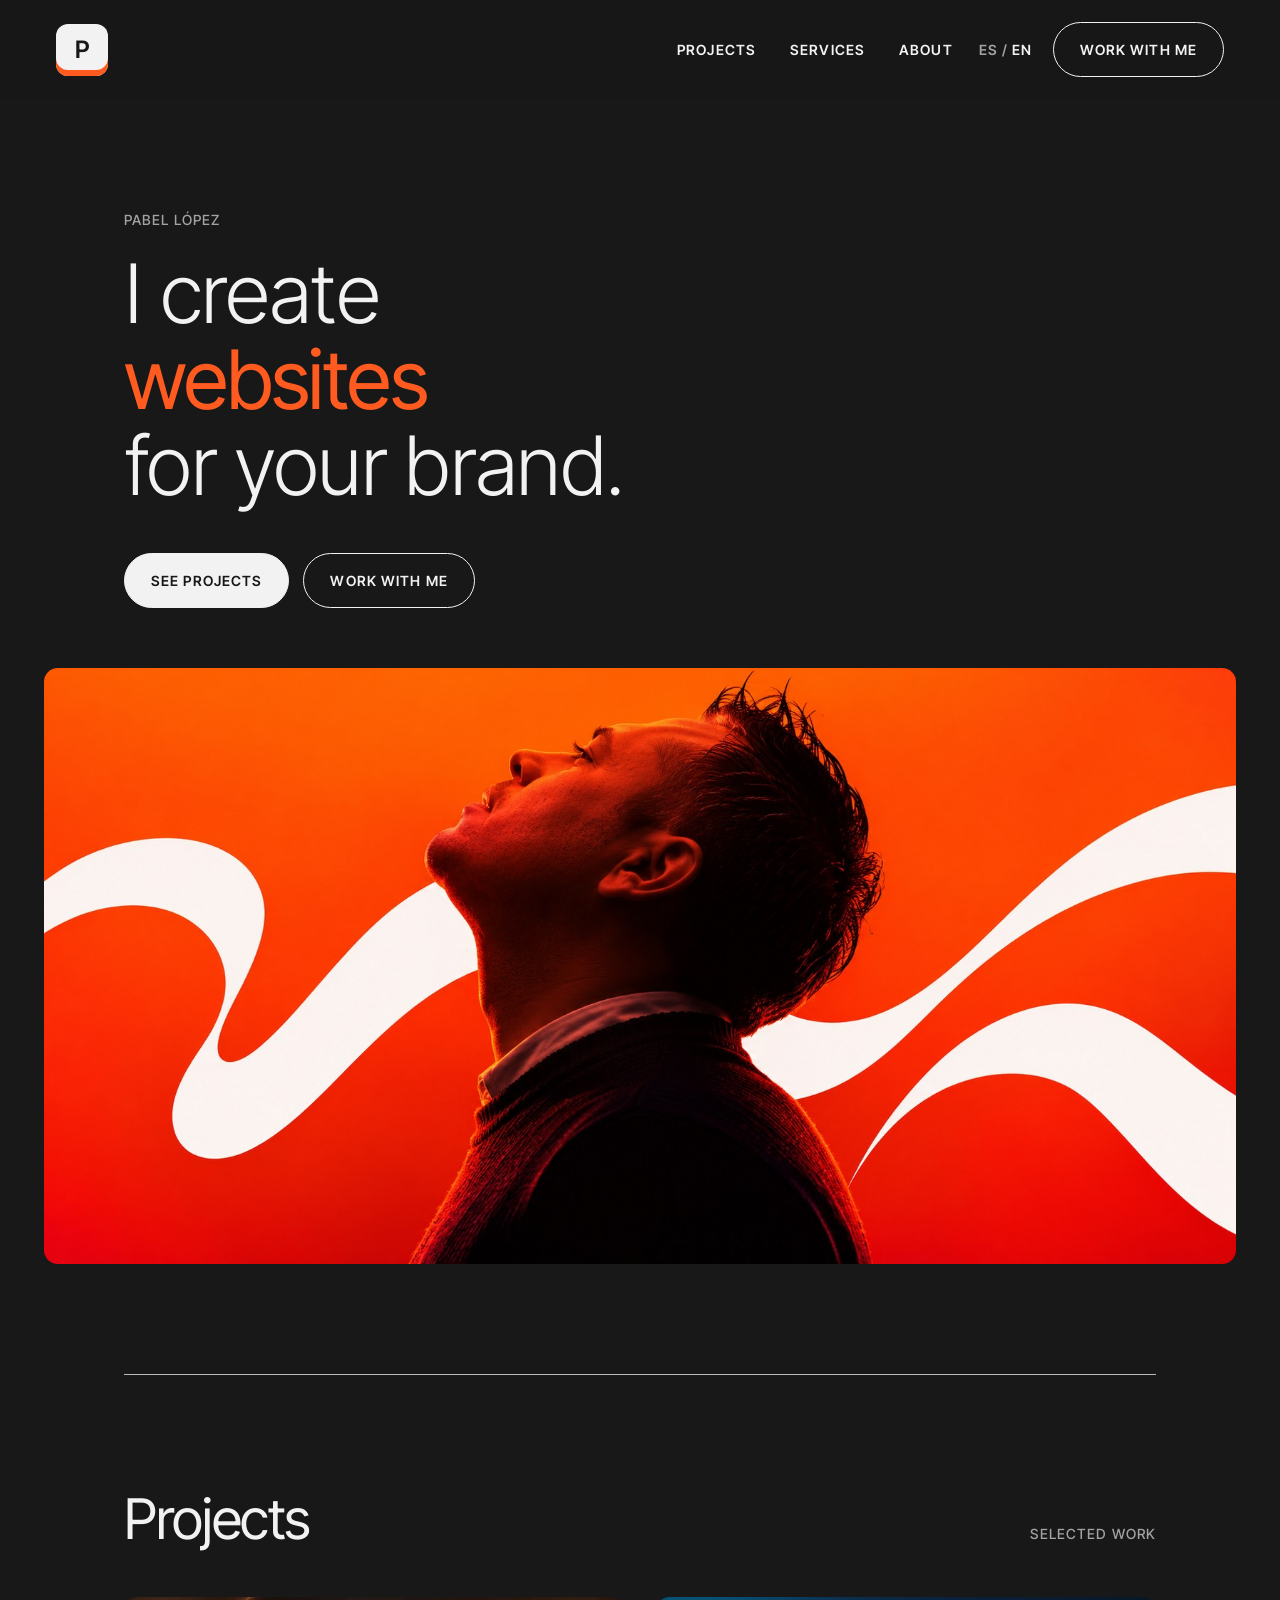
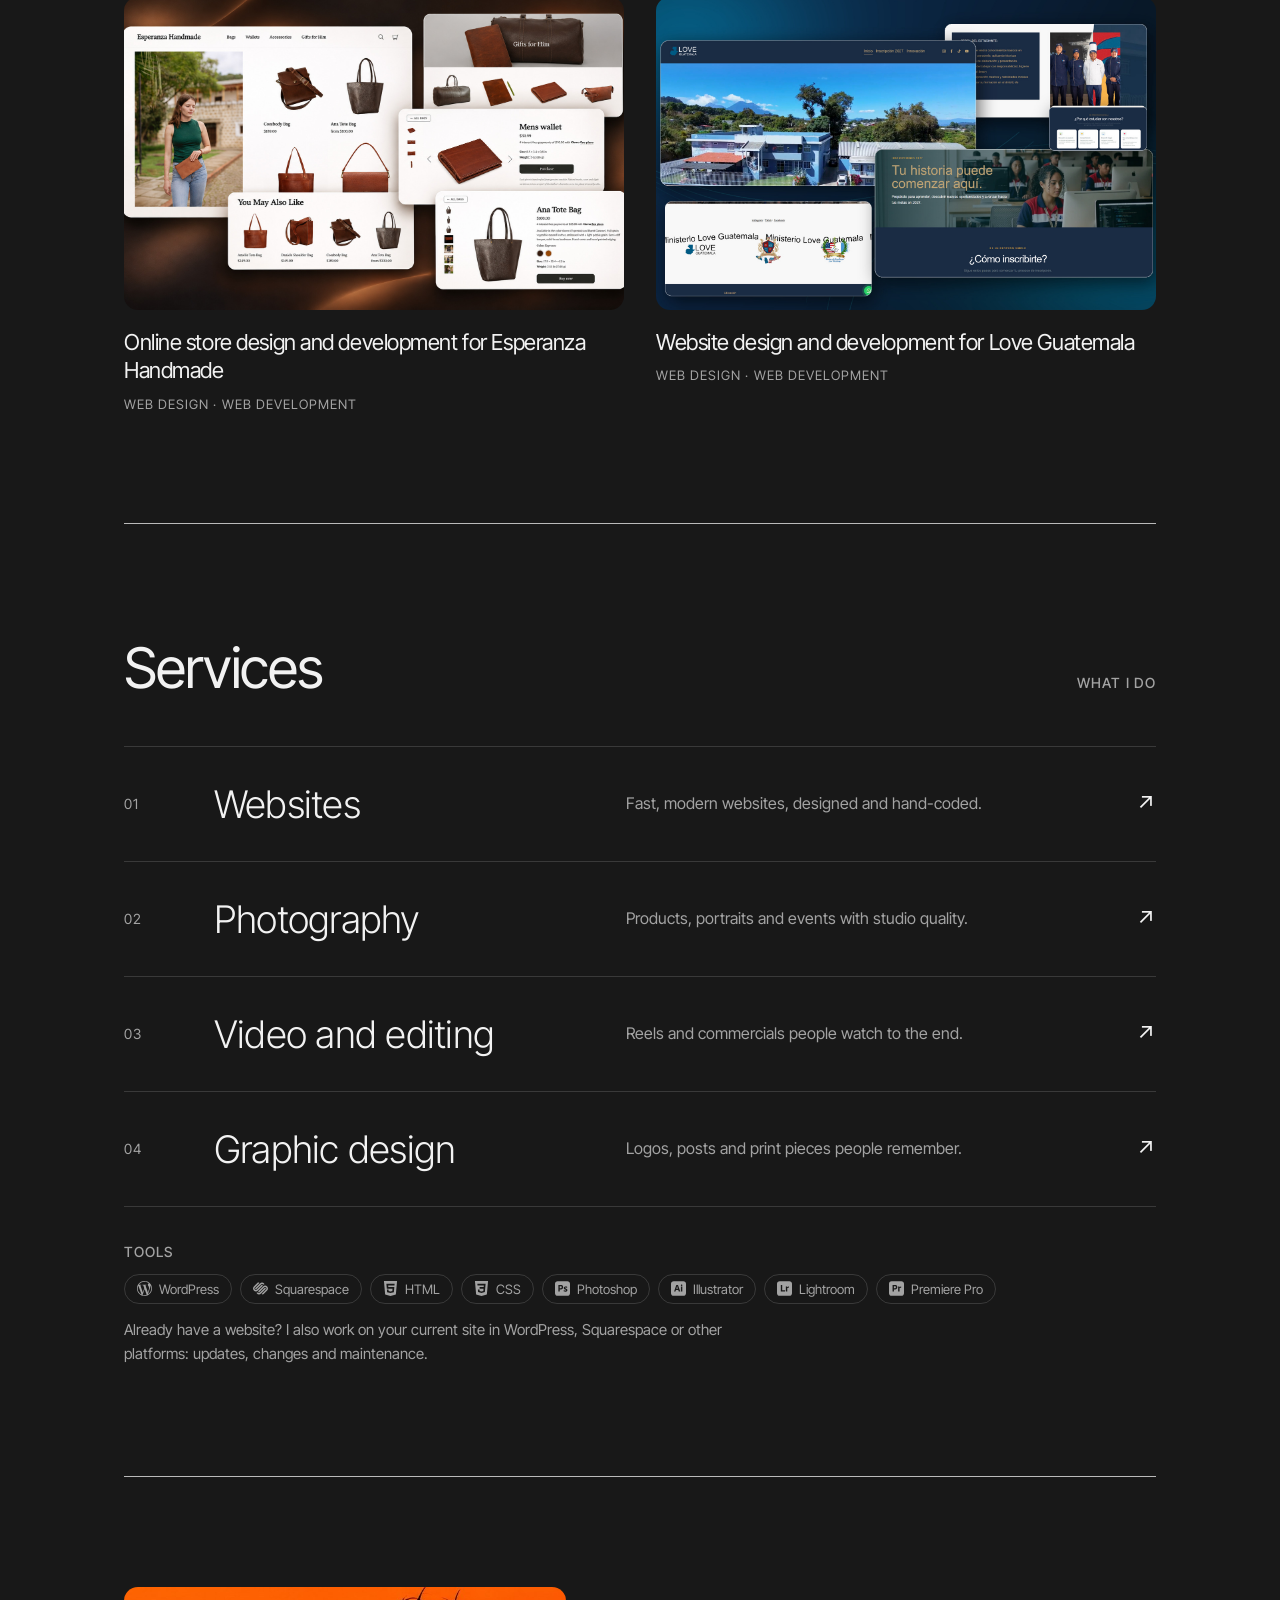
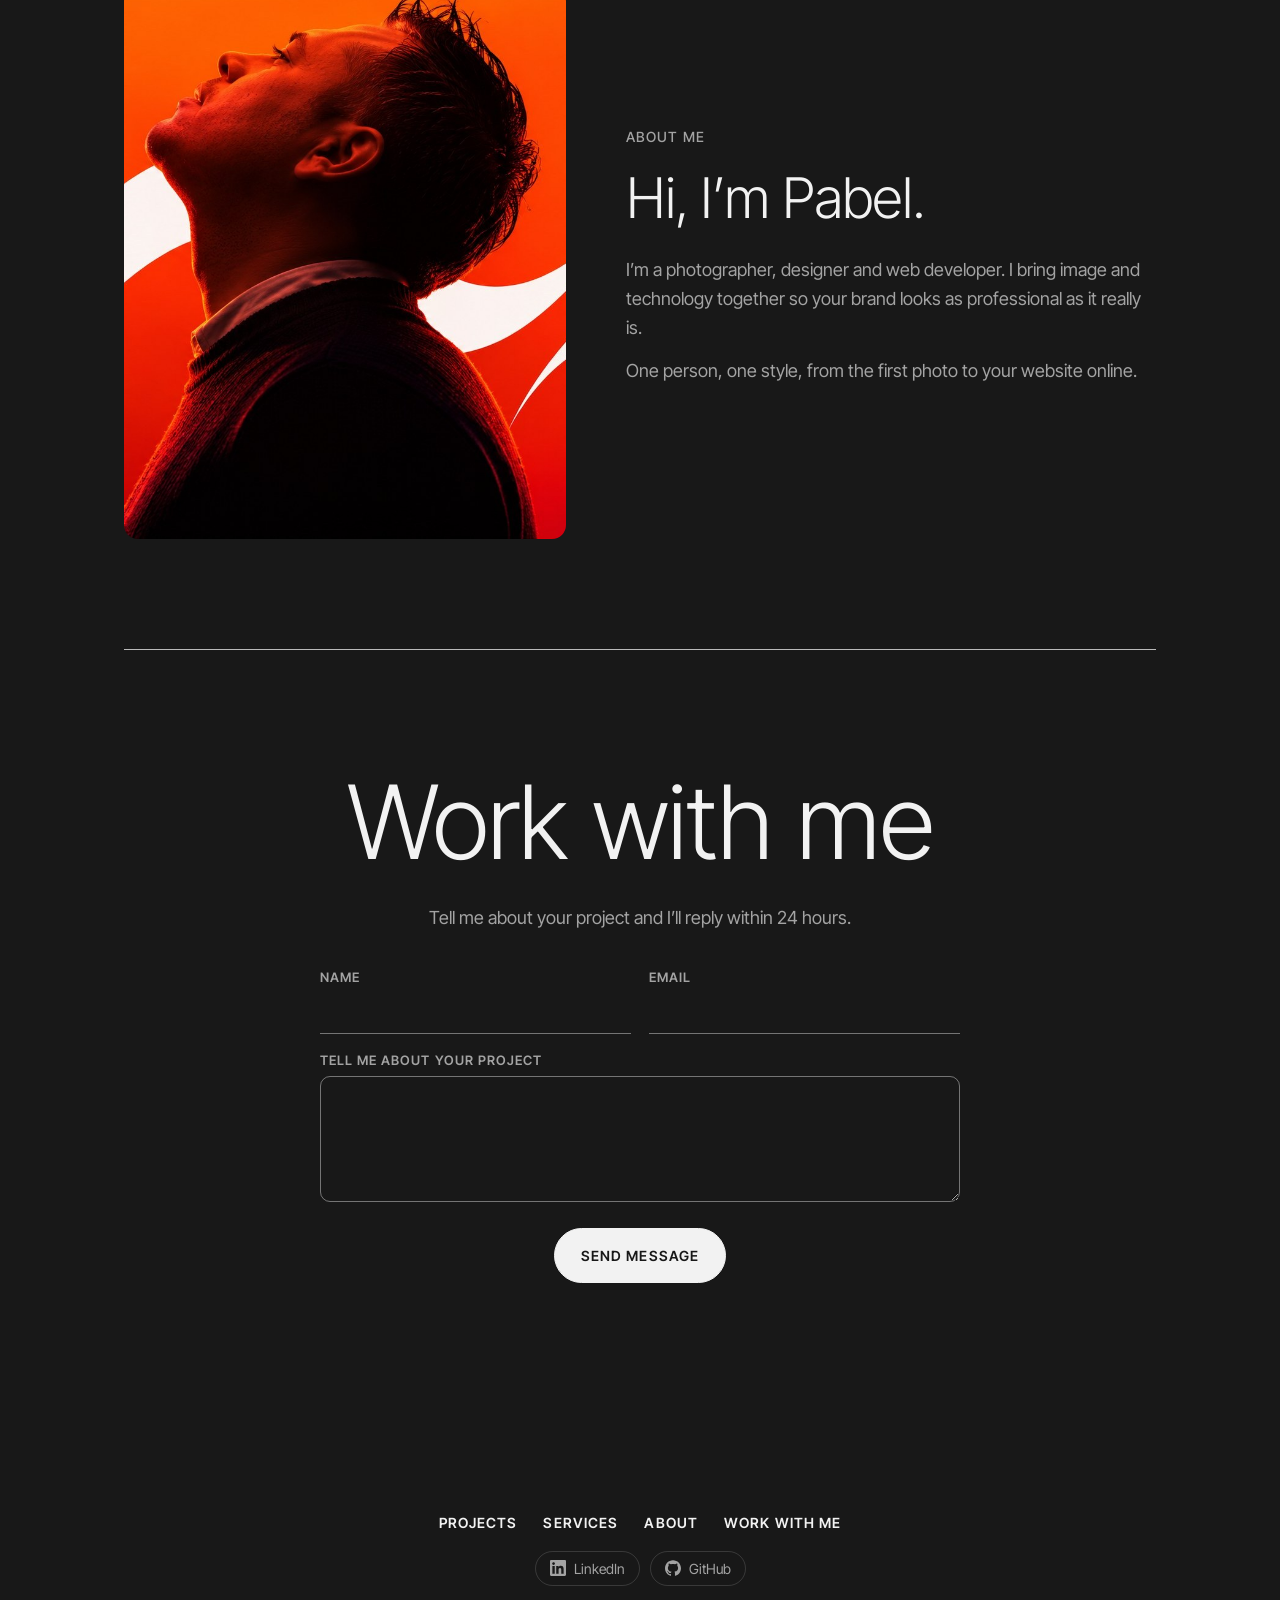
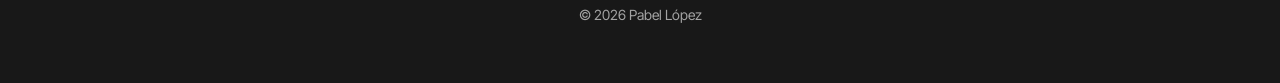
<file: index.html>
<!DOCTYPE html>
<html lang="es">
<head>
  <meta charset="UTF-8">
  <meta name="viewport" content="width=device-width, initial-scale=1.0">
  <title>Pabel López | Fotografía, video, diseño y web</title>
  <meta name="description" content="Fotografía, video, diseño gráfico y páginas web para marcas. Photography, video, graphic design and websites for brands.">
  <link rel="preconnect" href="https://fonts.googleapis.com">
  <link href="https://fonts.googleapis.com/css2?family=Inter+Tight:wght@300;400;500;600&display=swap" rel="stylesheet">
  <link rel="stylesheet" href="style.css?v=20261101c">
</head>
<body>

<div class="progreso" id="progreso"></div>

<!-- ===== Menú ===== -->
<header class="barra">
  <a class="logo" href="#inicio" aria-label="Pabel López"><span>P</span></a>
  <nav class="menu">
    <a href="#proyectos" data-en="Projects">Proyectos</a>
    <a href="#servicios" data-en="Services">Servicios</a>
    <a href="#sobre-mi" data-en="About">Sobre mí</a>
  </nav>
  <div class="header-der">
    <button class="idioma" id="idioma" type="button" aria-label="Cambiar idioma / Change language"><span class="es">ES</span> / <span class="en">EN</span></button>
    <a class="pildora" href="#contacto" data-en="Work with me">Trabajemos</a>
  </div>
</header>

<main class="contenedor">

  <!-- ===== 1. Portada ===== -->
  <section class="portada" id="inicio">
    <span class="etiqueta">Pabel López</span>
    <h1 class="aparecer titulo-rota"><span data-en="I create">Creo</span> <span class="rota" id="rota" aria-live="polite">páginas web</span> <span data-en="for your brand.">para tu marca.</span></h1>
    <div class="portada-botones aparecer">
      <a class="pildora pildora-llena" href="#proyectos" data-en="See projects">Ver proyectos</a>
      <a class="pildora" href="#contacto" data-en="Work with me">Trabajemos</a>
    </div>
  </section>

  <figure class="portada-foto aparecer"><img src="Imagenes/portada.jpg" alt="Retrato de Pabel López"></figure>

  <hr class="linea">

  <!-- ===== 2. Proyectos ===== -->
  <section id="proyectos">
    <div class="seccion-cabeza">
      <h2 data-en="Projects">Proyectos</h2>
      <span class="etiqueta" data-en="Selected work">Trabajo seleccionado</span>
    </div>
    <div class="proyectos-grid">
      <a class="proyecto aparecer" href="/esperanza-handmade/">
        <div class="proyecto-foto"><img src="Imagenes/esperanza.jpg" alt="Esperanza Handmade"></div>
        <h3 data-en="Online store design and development for Esperanza Handmade">Diseño y desarrollo de tienda en línea para Esperanza Handmade</h3>
        <span class="proyecto-tipo" data-en="Web design · Web development">Diseño web · Desarrollo web</span>
      </a>
      <a class="proyecto aparecer" href="/love-guatemala/">
        <div class="proyecto-foto"><img src="Imagenes/love.jpg" alt="Love Guatemala"></div>
        <h3 data-en="Website design and development for Love Guatemala">Diseño y desarrollo del sitio web de Love Guatemala</h3>
        <span class="proyecto-tipo" data-en="Web design · Web development">Diseño web · Desarrollo web</span>
      </a>
    </div>
  </section>

  <hr class="linea">

  <!-- ===== 3. Servicios ===== -->
  <section id="servicios">
    <div class="seccion-cabeza">
      <h2 data-en="Services">Servicios</h2>
      <span class="etiqueta" data-en="What I do">Lo que hago</span>
    </div>
    <div class="servicios-lista">
      <a class="servicio aparecer" href="#contacto">
        <span class="servicio-num">01</span>
        <h3 data-en="Websites">Páginas web</h3>
        <p data-en="Fast, modern websites, designed and hand-coded.">Páginas rápidas y modernas, diseñadas y hechas con código.</p>
        <span class="servicio-flecha">↗</span>
      </a>
      <a class="servicio aparecer" href="#contacto">
        <span class="servicio-num">02</span>
        <h3 data-en="Photography">Fotografía</h3>
        <p data-en="Products, portraits and events with studio quality.">Productos, retratos y eventos con calidad de estudio.</p>
        <span class="servicio-flecha">↗</span>
      </a>
      <a class="servicio aparecer" href="#contacto">
        <span class="servicio-num">03</span>
        <h3 data-en="Video and editing">Video y edición</h3>
        <p data-en="Reels and commercials people watch to the end.">Reels y comerciales que la gente ve hasta el final.</p>
        <span class="servicio-flecha">↗</span>
      </a>
      <a class="servicio aparecer" href="#contacto">
        <span class="servicio-num">04</span>
        <h3 data-en="Graphic design">Diseño gráfico</h3>
        <p data-en="Logos, posts and print pieces people remember.">Logos, publicaciones e impresos que se recuerdan.</p>
        <span class="servicio-flecha">↗</span>
      </a>
    </div>
    <div class="herramientas aparecer">
      <span class="etiqueta" data-en="Tools">Herramientas</span>
      <ul class="herramientas-lista">
        <li><svg viewBox="0 0 24 24" aria-hidden="true"><path d="M21.469 6.825c.84 1.537 1.318 3.3 1.318 5.175 0 3.979-2.156 7.456-5.363 9.325l3.295-9.527c.615-1.54.82-2.771.82-3.864 0-.405-.026-.78-.07-1.11m-7.981.105c.647-.03 1.232-.105 1.232-.105.582-.075.514-.93-.067-.899 0 0-1.755.135-2.88.135-1.064 0-2.85-.15-2.85-.15-.585-.03-.661.855-.075.885 0 0 .54.061 1.125.09l1.68 4.605-2.37 7.08L5.354 6.9c.649-.03 1.234-.1 1.234-.1.585-.075.516-.93-.065-.896 0 0-1.746.138-2.874.138-.2 0-.438-.008-.69-.015C4.911 3.15 8.235 1.215 12 1.215c2.809 0 5.365 1.072 7.286 2.833-.046-.003-.091-.009-.141-.009-1.06 0-1.812.923-1.812 1.914 0 .89.513 1.643 1.06 2.531.411.72.89 1.643.89 2.977 0 .915-.354 1.994-.821 3.479l-1.075 3.585-3.9-11.61.001.014zM12 22.784c-1.059 0-2.081-.153-3.048-.437l3.237-9.406 3.315 9.087c.024.053.05.101.078.149-1.12.393-2.325.609-3.582.609M1.211 12c0-1.564.336-3.05.935-4.39L7.29 21.709C3.694 19.96 1.212 16.271 1.211 12M12 0C5.385 0 0 5.385 0 12s5.385 12 12 12 12-5.385 12-12S18.615 0 12 0"/></svg>WordPress</li>
        <li><svg viewBox="0 0 24 24" aria-hidden="true"><path d="M22.655 8.719c-1.802-1.801-4.726-1.801-6.564 0l-7.351 7.35c-.45.45-.45 1.2 0 1.65.45.449 1.2.449 1.65 0l7.351-7.351c.899-.899 2.362-.899 3.264 0 .9.9.9 2.364 0 3.264l-7.239 7.239c.9.899 2.362.899 3.263 0l5.589-5.589c1.836-1.838 1.836-4.763.037-6.563zm-2.475 2.437c-.451-.45-1.201-.45-1.65 0l-7.354 7.389c-.9.899-2.361.899-3.262 0-.45-.45-1.2-.45-1.65 0s-.45 1.2 0 1.649c1.801 1.801 4.726 1.801 6.564 0l7.351-7.35c.449-.487.449-1.239.001-1.688zm-2.439-7.35c-1.801-1.801-4.726-1.801-6.564 0l-7.351 7.351c-.45.449-.45 1.199 0 1.649s1.2.45 1.65 0l7.395-7.351c.9-.899 2.371-.899 3.27 0 .451.45 1.201.45 1.65 0 .421-.487.421-1.199-.029-1.649h-.021zm-2.475 2.437c-.45-.45-1.2-.45-1.65 0l-7.351 7.389c-.899.9-2.363.9-3.265 0-.9-.899-.9-2.363 0-3.264l7.239-7.239c-.9-.9-2.362-.9-3.263 0L1.35 8.719c-1.8 1.8-1.8 4.725 0 6.563 1.801 1.801 4.725 1.801 6.564 0l7.35-7.351c.451-.488.451-1.238 0-1.688h.002z"/></svg>Squarespace</li>
        <li><svg viewBox="0 0 24 24" aria-hidden="true"><path d="M1.5 0h21l-1.91 21.563L11.977 24l-8.564-2.438L1.5 0zm7.031 9.75l-.232-2.718 10.059.003.23-2.622L5.412 4.41l.698 8.01h9.126l-.326 3.426-2.91.804-2.955-.81-.188-2.11H6.248l.33 4.171L12 19.351l5.379-1.443.744-8.157H8.531z"/></svg>HTML</li>
        <li><svg viewBox="0 0 24 24" aria-hidden="true"><path d="M1.5 0h21l-1.91 21.563L11.977 24l-8.565-2.438L1.5 0zm17.09 4.413L5.41 4.41l.213 2.622 10.125.002-.255 2.716h-6.64l.24 2.573h6.182l-.366 3.523-2.91.804-2.956-.81-.188-2.11h-2.61l.29 3.855L12 19.288l5.373-1.53L18.59 4.414z"/></svg>CSS</li>
        <li><svg viewBox="0 0 24 24" aria-hidden="true"><path d="M9.85 8.42c-.37-.15-.77-.21-1.18-.2-.26 0-.49 0-.68.01-.2-.01-.34 0-.41.01v3.36c.14.01.27.02.39.02h.53c.39 0 .78-.06 1.15-.18.32-.09.6-.28.82-.53.21-.25.31-.59.31-1.03.01-.31-.07-.62-.23-.89-.17-.26-.41-.46-.7-.57zM19.75.3H4.25C1.9.3 0 2.2 0 4.55v14.899c0 2.35 1.9 4.25 4.25 4.25h15.5c2.35 0 4.25-1.9 4.25-4.25V4.55C24 2.2 22.1.3 19.75.3zm-7.391 11.65c-.399.56-.959.98-1.609 1.22-.68.25-1.43.34-2.25.34-.24 0-.4 0-.5-.01s-.24-.01-.43-.01v3.209c.01.07-.04.131-.11.141H5.52c-.08 0-.12-.041-.12-.131V6.42c0-.07.03-.11.1-.11.17 0 .33 0 .56-.01.24-.01.49-.01.76-.02s.56-.01.87-.02c.31-.01.61-.01.91-.01.82 0 1.5.1 2.06.31.5.17.96.45 1.34.82.32.32.57.71.73 1.14.149.42.229.85.229 1.3.001.86-.199 1.57-.6 2.13zm7.091 3.89c-.28.4-.671.709-1.12.891-.49.209-1.09.318-1.811.318-.459 0-.91-.039-1.359-.129-.35-.061-.7-.17-1.02-.32-.07-.039-.121-.109-.111-.189v-1.74c0-.029.011-.07.041-.09.029-.02.06-.01.09.01.39.23.8.391 1.24.49.379.1.779.15 1.18.15.38 0 .65-.051.83-.141.16-.07.27-.24.27-.42 0-.141-.08-.27-.24-.4-.16-.129-.489-.279-.979-.471-.51-.18-.979-.42-1.42-.719-.31-.221-.569-.51-.761-.85-.159-.32-.239-.67-.229-1.021 0-.43.12-.84.341-1.21.25-.4.619-.72 1.049-.92.469-.239 1.059-.349 1.769-.349.41 0 .83.03 1.24.09.3.04.59.12.86.23.039.01.08.05.1.09.01.04.02.08.02.12v1.63c0 .04-.02.08-.05.1-.09.02-.14.02-.18 0-.3-.16-.62-.27-.96-.34-.37-.08-.74-.13-1.12-.13-.2-.01-.41.02-.601.07-.129.03-.24.1-.31.2-.05.08-.08.18-.08.27s.04.18.101.26c.09.11.209.2.34.27.229.12.47.23.709.33.541.18 1.061.43 1.541.73.33.209.6.49.789.83.16.318.24.67.23 1.029.011.471-.129.94-.389 1.331z"/></svg>Photoshop</li>
        <li><svg viewBox="0 0 24 24" aria-hidden="true"><path d="M10.53 10.73c-.1-.31-.19-.61-.29-.92-.1-.31-.19-.6-.27-.89-.08-.28-.15-.54-.22-.78h-.02c-.09.43-.2.86-.34 1.29-.15.48-.3.98-.46 1.48-.14.51-.29.98-.44 1.4h2.54c-.06-.211-.14-.46-.23-.721-.09-.269-.18-.559-.27-.859zM19.75.3H4.25C1.9.3 0 2.2 0 4.55v14.9c0 2.35 1.9 4.25 4.25 4.25h15.5c2.35 0 4.25-1.9 4.25-4.25V4.55C24 2.2 22.1.3 19.75.3zM14.7 16.83h-2.091c-.069.01-.139-.04-.159-.11l-.82-2.38H7.91l-.76 2.35c-.02.09-.1.15-.19.141H5.08c-.11 0-.14-.061-.11-.18L8.19 7.38c.03-.1.06-.21.1-.33.04-.21.06-.43.06-.65-.01-.05.03-.1.08-.11h2.59c.08 0 .12.03.13.08l3.65 10.3c.03.109 0 .16-.1.16zm3.4-.15c0 .11-.039.16-.129.16H16.01c-.1 0-.15-.061-.15-.16v-7.7c0-.1.041-.14.131-.14h1.98c.09 0 .129.05.129.14v7.7zm-.209-9.03c-.231.24-.571.37-.911.35-.33.01-.65-.12-.891-.35-.23-.25-.35-.58-.34-.92-.01-.34.12-.66.359-.89.242-.23.562-.35.892-.35.391 0 .689.12.91.35.22.24.34.56.33.89.01.34-.11.67-.349.92z"/></svg>Illustrator</li>
        <li><svg viewBox="0 0 24 24" aria-hidden="true"><path d="M19.75.3H4.25C1.9.3 0 2.2 0 4.55v14.9c0 2.35 1.9 4.25 4.25 4.25h15.5c2.35 0 4.25-1.9 4.25-4.25V4.55C24 2.2 22.1.3 19.75.3zm-6.99 16.389c0 .051-.029.09-.06.121-.03.02-.06.029-.101.029H6.26c-.11 0-.16-.061-.16-.18V6.44c-.01-.07.04-.13.11-.14h2c.05-.01.11.03.11.08v8.43h4.62c.101 0 .131.049.11.14l-.29 1.739zm6.25-7.859v1.95c0 .08-.05.11-.16.11-.649-.04-1.3.08-1.89.34-.2.09-.39.21-.54.37v5.1c0 .1-.04.14-.13.14h-1.95c-.08.01-.15-.04-.16-.119V11.14c0-.24 0-.49-.01-.75s-.01-.52-.02-.78c-.01-.22-.03-.44-.061-.66-.01-.05.02-.1.07-.11.01-.01.02-.01.04 0h1.75c.1 0 .18.07.21.16.04.07.07.15.08.23.02.1.039.21.05.31.01.11.021.23.021.36.299-.35.66-.64 1.069-.86.46-.25.97-.37 1.49-.36.069-.01.13.04.14.11.001.01.001.02.001.04z"/></svg>Lightroom</li>
        <li><svg viewBox="0 0 24 24" aria-hidden="true"><path d="M10.15 8.42a2.93 2.93 0 00-1.18-.2 13.9 13.9 0 00-1.09.02v3.36l.39.02h.53c.39 0 .78-.06 1.15-.18.32-.09.6-.28.82-.53.21-.25.31-.59.31-1.03a1.45 1.45 0 00-.93-1.46zM19.75.3H4.25A4.25 4.25 0 000 4.55v14.9c0 2.35 1.9 4.25 4.25 4.25h15.5c2.35 0 4.25-1.9 4.25-4.25V4.55C24 2.2 22.1.3 19.75.3zm-7.09 11.65c-.4.56-.96.98-1.61 1.22-.68.25-1.43.34-2.25.34l-.5-.01-.43-.01v3.21a.12.12 0 01-.11.14H5.82c-.08 0-.12-.04-.12-.13V6.42c0-.07.03-.11.1-.11l.56-.01.76-.02.87-.02.91-.01c.82 0 1.5.1 2.06.31.5.17.96.45 1.34.82.32.32.57.71.73 1.14.15.42.23.85.23 1.3 0 .86-.2 1.57-.6 2.13zm6.82-3.15v1.95c0 .08-.05.11-.16.11a4.35 4.35 0 00-1.92.37c-.19.09-.37.21-.51.37v5.1c0 .1-.04.14-.13.14h-1.97a.14.14 0 01-.16-.12v-5.58l-.01-.75-.02-.78c0-.23-.02-.45-.04-.68a.1.1 0 01.07-.11h1.78c.1 0 .18.07.2.16a3.03 3.03 0 01.13.92c.3-.35.67-.64 1.08-.86a3.1 3.1 0 011.52-.39c.07-.01.13.04.14.11v.04z"/></svg>Premiere Pro</li>
      </ul>
      <p data-en="Already have a website? I also work on your current site in WordPress, Squarespace or other platforms: updates, changes and maintenance.">¿Ya tienes página web? También trabajo sobre tu sitio actual en WordPress, Squarespace u otras plataformas: actualizaciones, cambios y mantenimiento.</p>
    </div>
  </section>

  <hr class="linea">

  <!-- ===== 4. Sobre mí ===== -->
  <section id="sobre-mi" class="sobre">
    <div class="sobre-foto aparecer"><img src="Imagenes/sobre-mi.jpg" alt="Pabel López"></div>
    <div class="sobre-texto aparecer">
      <span class="etiqueta" data-en="About me">Sobre mí</span>
      <h2 data-en="Hi, I’m Pabel.">Hola, soy Pabel.</h2>
      <p data-en="I’m a photographer, designer and web developer. I bring image and technology together so your brand looks as professional as it really is.">Soy fotógrafo, diseñador y desarrollador web. Uno imagen y tecnología para que tu marca se vea tan profesional como realmente es.</p>
      <p data-en="One person, one style, from the first photo to your website online.">Una sola persona, un mismo estilo, desde la primera foto hasta tu página en internet.</p>
    </div>
  </section>

  <hr class="linea">

  <!-- ===== 5. Contacto ===== -->
  <section id="contacto" class="contacto">
    <h2 class="aparecer" data-en="Work with me">Trabajemos juntos</h2>
    <p class="aparecer" data-en="Tell me about your project and I’ll reply within 24 hours.">Cuéntame de tu proyecto y te respondo en menos de 24 horas.</p>
    <!-- Formulario: los mensajes llegan a tu correo por medio de Formspree (gratis).
         Cambia TU_ID_DE_FORMSPREE por el código que te da Formspree. -->
    <form class="formulario aparecer" id="formulario" action="https://formspree.io/f/xeaarbkw" method="POST">
      <div class="campos">
        <label for="nombre"><span data-en="Name">Nombre</span><input id="nombre" name="nombre" type="text" required autocomplete="name"></label>
        <label for="correo"><span data-en="Email">Correo</span><input id="correo" name="email" type="email" required autocomplete="email"></label>
      </div>
      <label for="mensaje"><span data-en="Tell me about your project">Cuéntame de tu proyecto</span><textarea id="mensaje" name="mensaje" rows="5" required></textarea></label>
      <button class="pildora pildora-llena" type="submit" data-en="Send message">Enviar mensaje</button>
      <p class="form-estado" id="form-estado" role="status"></p>
    </form>
  </section>
</main>

<footer class="pie">
  <nav>
    <a href="#proyectos" data-en="Projects">Proyectos</a>
    <a href="#servicios" data-en="Services">Servicios</a>
    <a href="#sobre-mi" data-en="About">Sobre mí</a>
    <a href="#contacto" data-en="Work with me">Trabajemos</a>
  </nav>
  <div class="redes">
      <a href="https://www.linkedin.com/in/pabel-l%C3%B3pez-40b1563a0/" target="_blank" rel="noopener" aria-label="LinkedIn"><svg viewBox="0 0 24 24" aria-hidden="true"><path d="M20.447 20.452h-3.554v-5.569c0-1.328-.027-3.037-1.852-3.037-1.853 0-2.136 1.445-2.136 2.939v5.667H9.351V9h3.414v1.561h.046c.477-.9 1.637-1.85 3.37-1.85 3.601 0 4.267 2.37 4.267 5.455v6.286zM5.337 7.433c-1.144 0-2.063-.926-2.063-2.065 0-1.138.92-2.063 2.063-2.063 1.14 0 2.064.925 2.064 2.063 0 1.139-.925 2.065-2.064 2.065zm1.782 13.019H3.555V9h3.564v11.452zM22.225 0H1.771C.792 0 0 .774 0 1.729v20.542C0 23.227.792 24 1.771 24h20.451C23.2 24 24 23.227 24 22.271V1.729C24 .774 23.2 0 22.222 0h.003z"/></svg><span>LinkedIn</span></a>
      <a href="https://github.com/CodDz96" target="_blank" rel="noopener" aria-label="GitHub"><svg viewBox="0 0 24 24" aria-hidden="true"><path d="M12 .297c-6.63 0-12 5.373-12 12 0 5.303 3.438 9.8 8.205 11.385.6.113.82-.258.82-.577 0-.285-.01-1.04-.015-2.04-3.338.724-4.042-1.61-4.042-1.61C4.422 18.07 3.633 17.7 3.633 17.7c-1.087-.744.084-.729.084-.729 1.205.084 1.838 1.236 1.838 1.236 1.07 1.835 2.809 1.305 3.495.998.108-.776.417-1.305.76-1.605-2.665-.3-5.466-1.332-5.466-5.93 0-1.31.465-2.38 1.235-3.22-.135-.303-.54-1.523.105-3.176 0 0 1.005-.322 3.3 1.23.96-.267 1.98-.399 3-.405 1.02.006 2.04.138 3 .405 2.28-1.552 3.285-1.23 3.285-1.23.645 1.653.24 2.873.12 3.176.765.84 1.23 1.91 1.23 3.22 0 4.61-2.805 5.625-5.475 5.92.42.36.81 1.096.81 2.22 0 1.606-.015 2.896-.015 3.286 0 .315.21.69.825.57C20.565 22.092 24 17.592 24 12.297c0-6.627-5.373-12-12-12"/></svg><span>GitHub</span></a>
    </div>
  <span>© 2026 Pabel López</span>
</footer>

<script src="script.js?v=20261101c"></script>
</body>
</html>
</file>
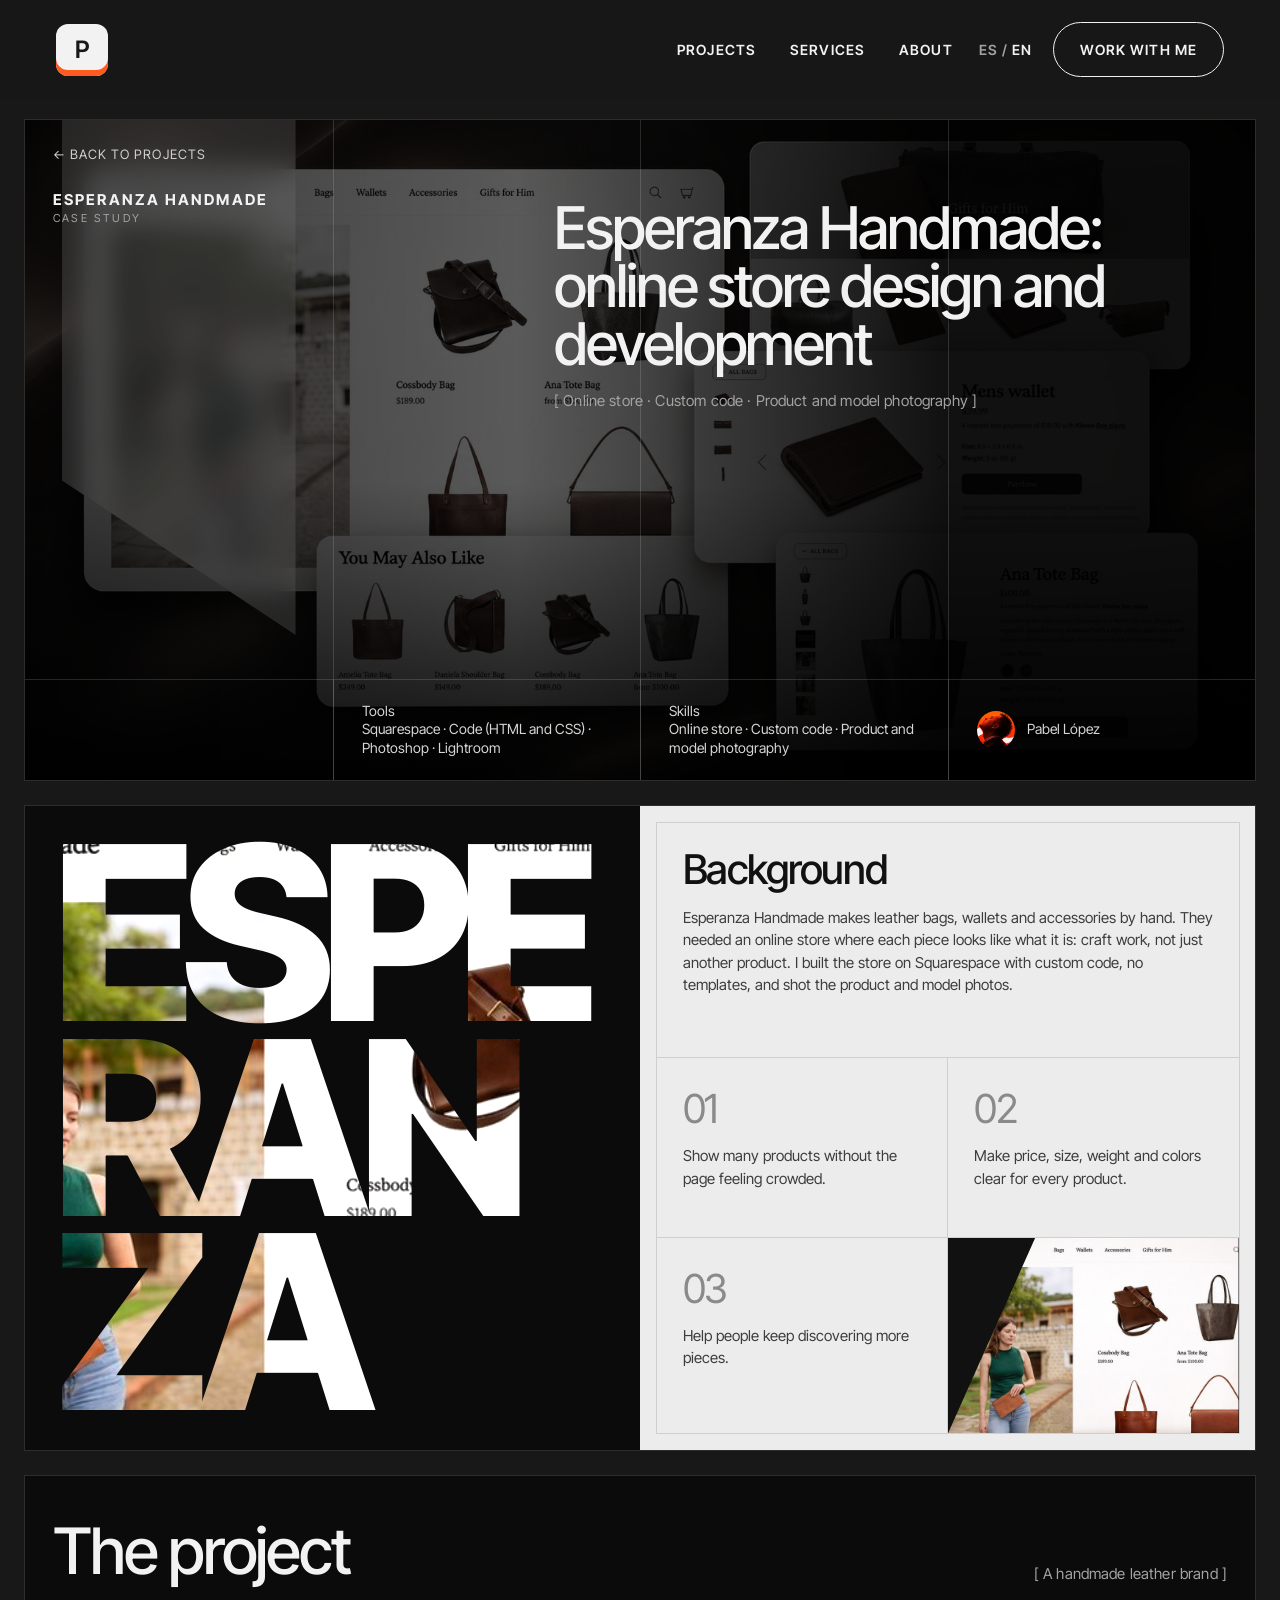
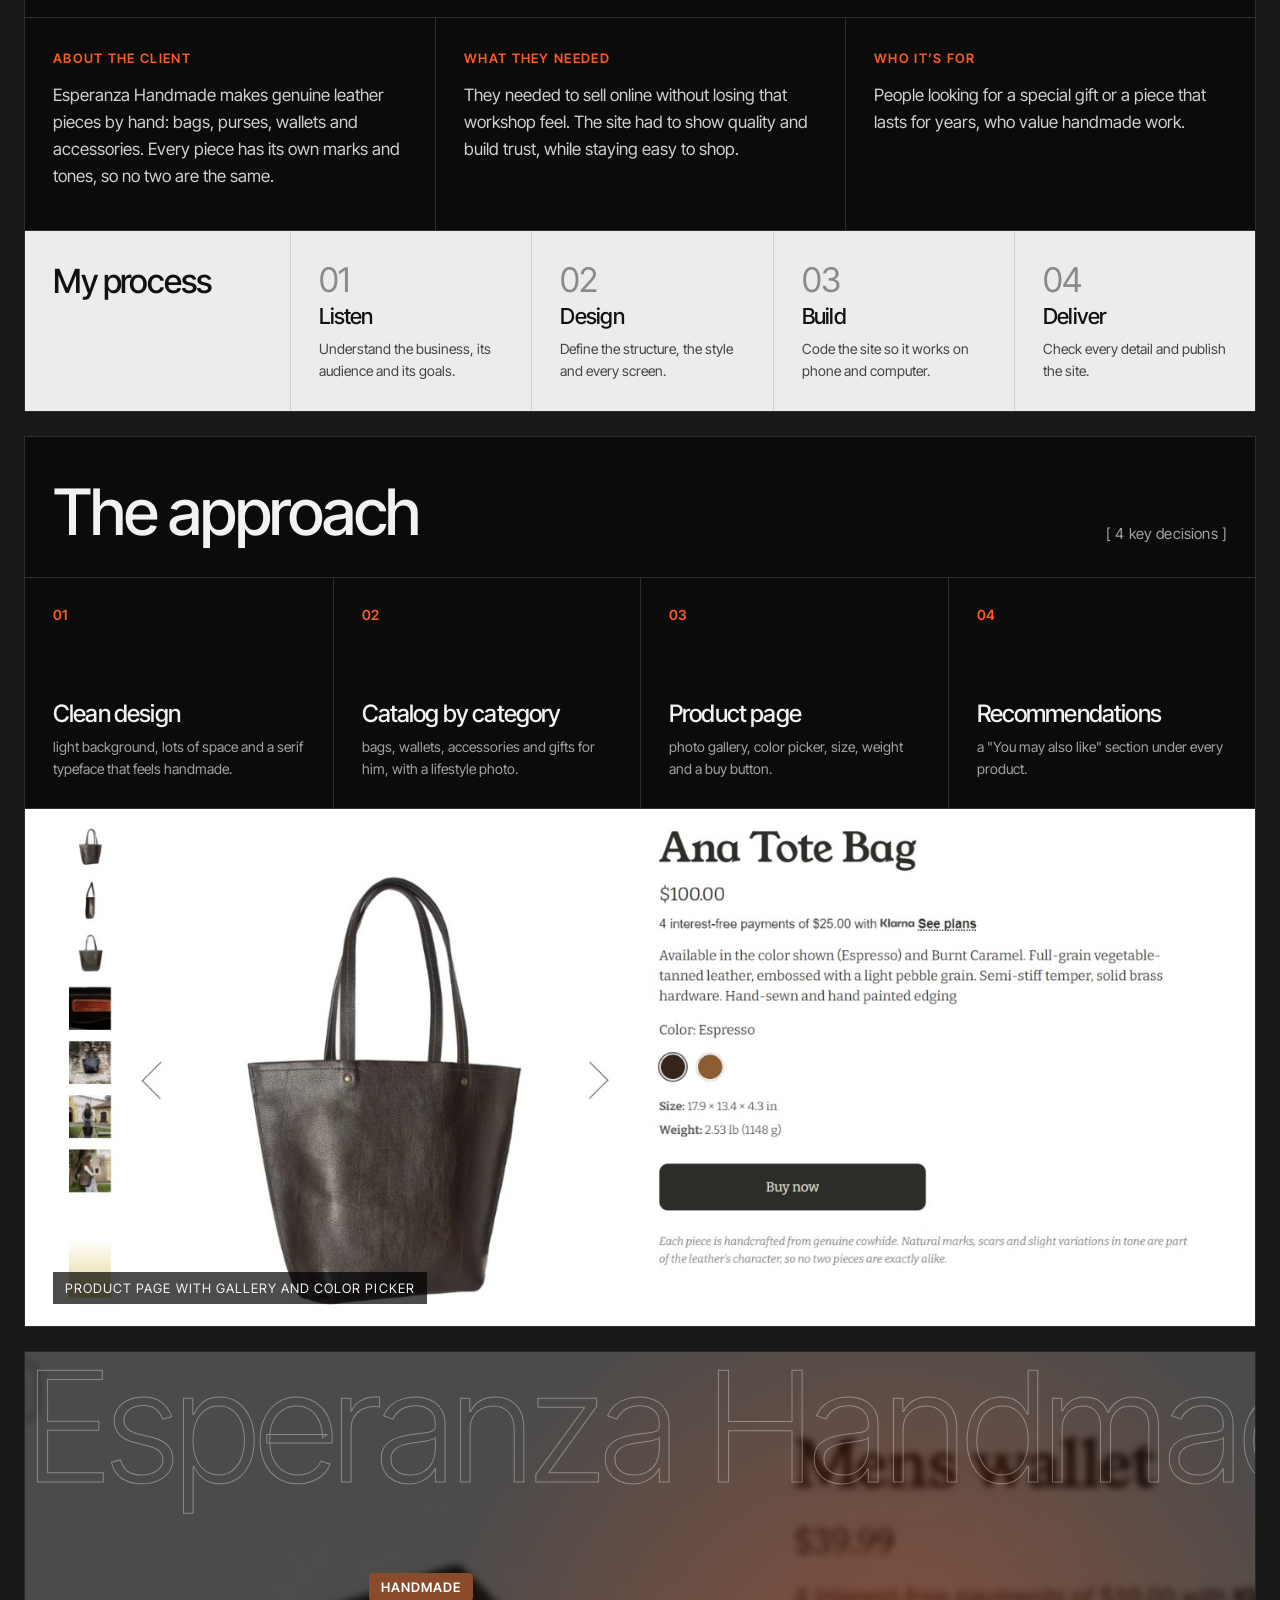
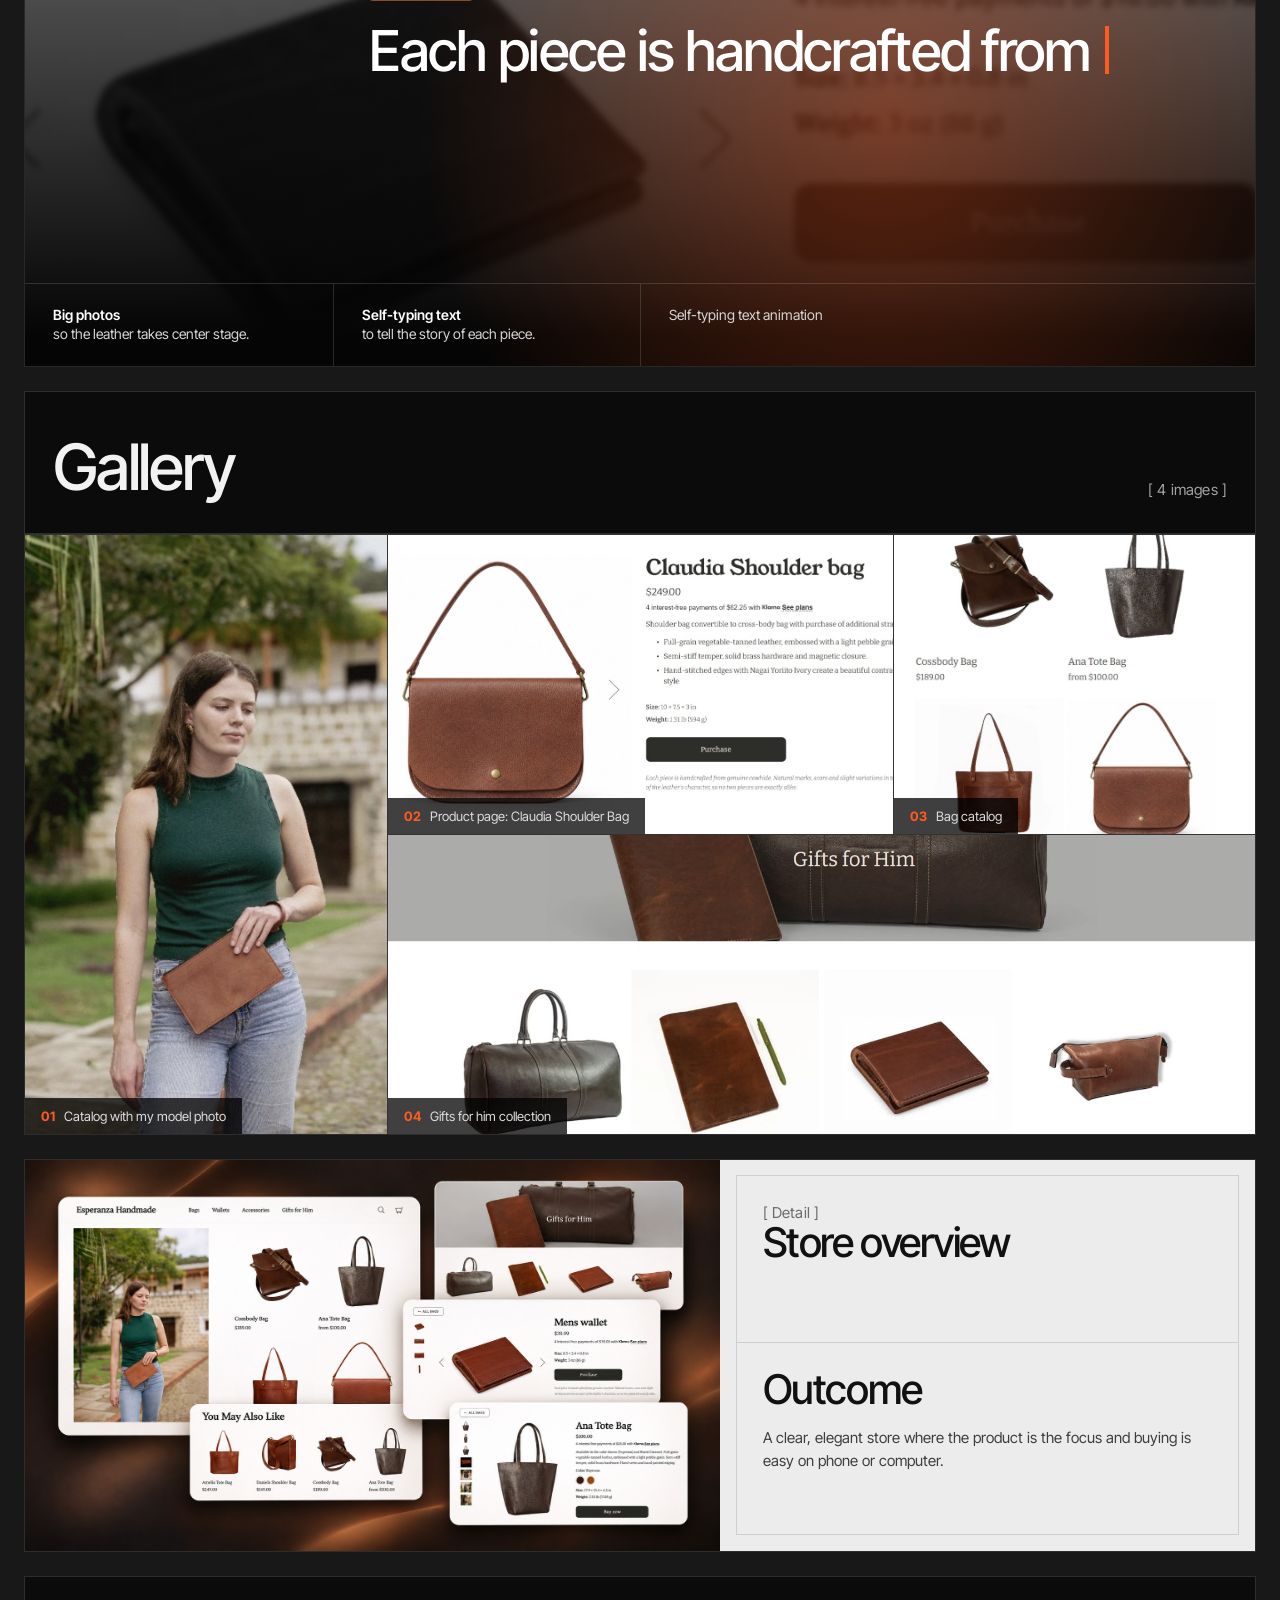
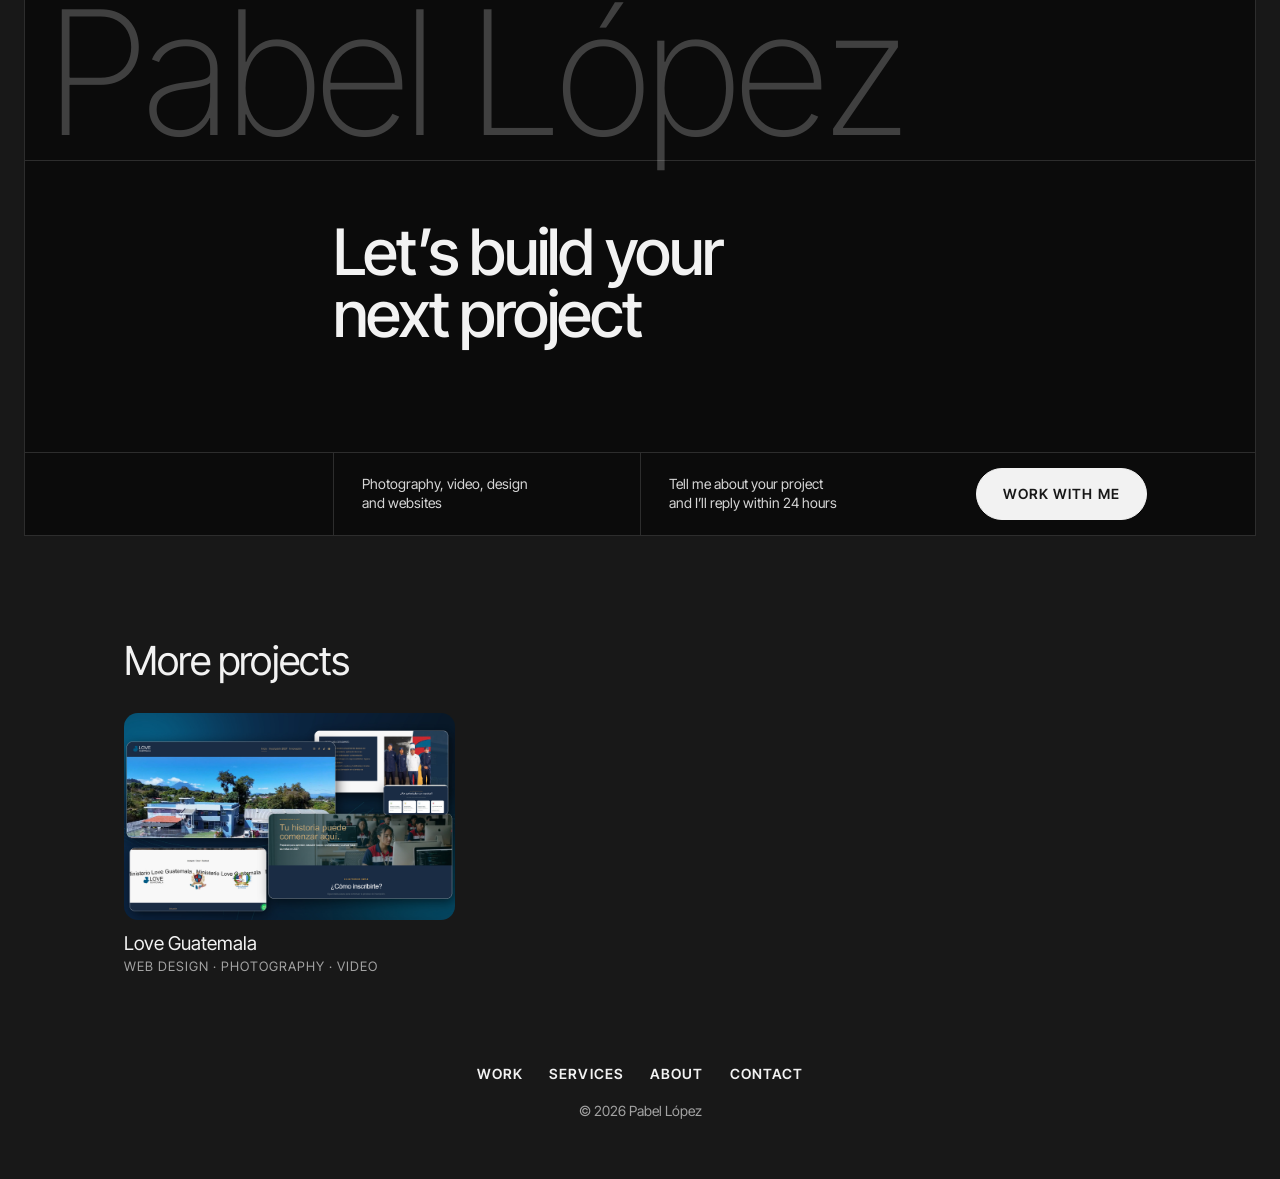
<file: esperanza-handmade/index.html>
<!DOCTYPE html>
<html lang="es">
<head>
  <meta charset="UTF-8">
  <meta name="viewport" content="width=device-width, initial-scale=1.0">
  <title>Caso de estudio | Pabel López</title>
  <link rel="preconnect" href="https://fonts.googleapis.com">
  <link href="https://fonts.googleapis.com/css2?family=Inter+Tight:wght@300;400;500;600&display=swap" rel="stylesheet">
  <link rel="stylesheet" href="/style.css?v=20261101c">
  <link rel="stylesheet" href="/caso.css?v=20261101c">
</head>
<body class="pagina-caso">

<!-- Barra de progreso de lectura -->
<div class="progreso" id="progreso"></div>
<header class="barra">
  <a class="logo" href="/" aria-label="Pabel López"><span>P</span></a>
  <nav class="menu">
    <a href="/#proyectos" data-en="Projects">Proyectos</a>
    <a href="/#servicios" data-en="Services">Servicios</a>
    <a href="/#sobre-mi" data-en="About">Sobre mí</a>
  </nav>
  <div class="header-der">
    <button class="idioma" id="idioma" type="button"><span class="es">ES</span> / <span class="en">EN</span></button>
    <a class="pildora" href="/#contacto" data-en="Work with me">Trabajemos</a>
  </div>
</header>

<main class="diapos" id="c-diapos"></main>

<section class="caso-final">
  <section class="mas-proyectos">
    <h2 data-en="More projects">Más proyectos</h2>
    <div class="mas-grid" id="c-mas"></div>
  </section>
</section>

<footer class="pie">
  <nav>
    <a href="/#proyectos" data-en="Work">Trabajos</a>
    <a href="/#servicios" data-en="Services">Servicios</a>
    <a href="/#sobre-mi" data-en="About">Sobre mí</a>
    <a href="/#contacto" data-en="Contact">Contacto</a>
  </nav>
  <span>© 2026 Pabel López</span>
</footer>

<script>window.CASO = 'esperanza';</script>
<script src="/caso.js?v=20261101c"></script>
</body>
</html>
</file>
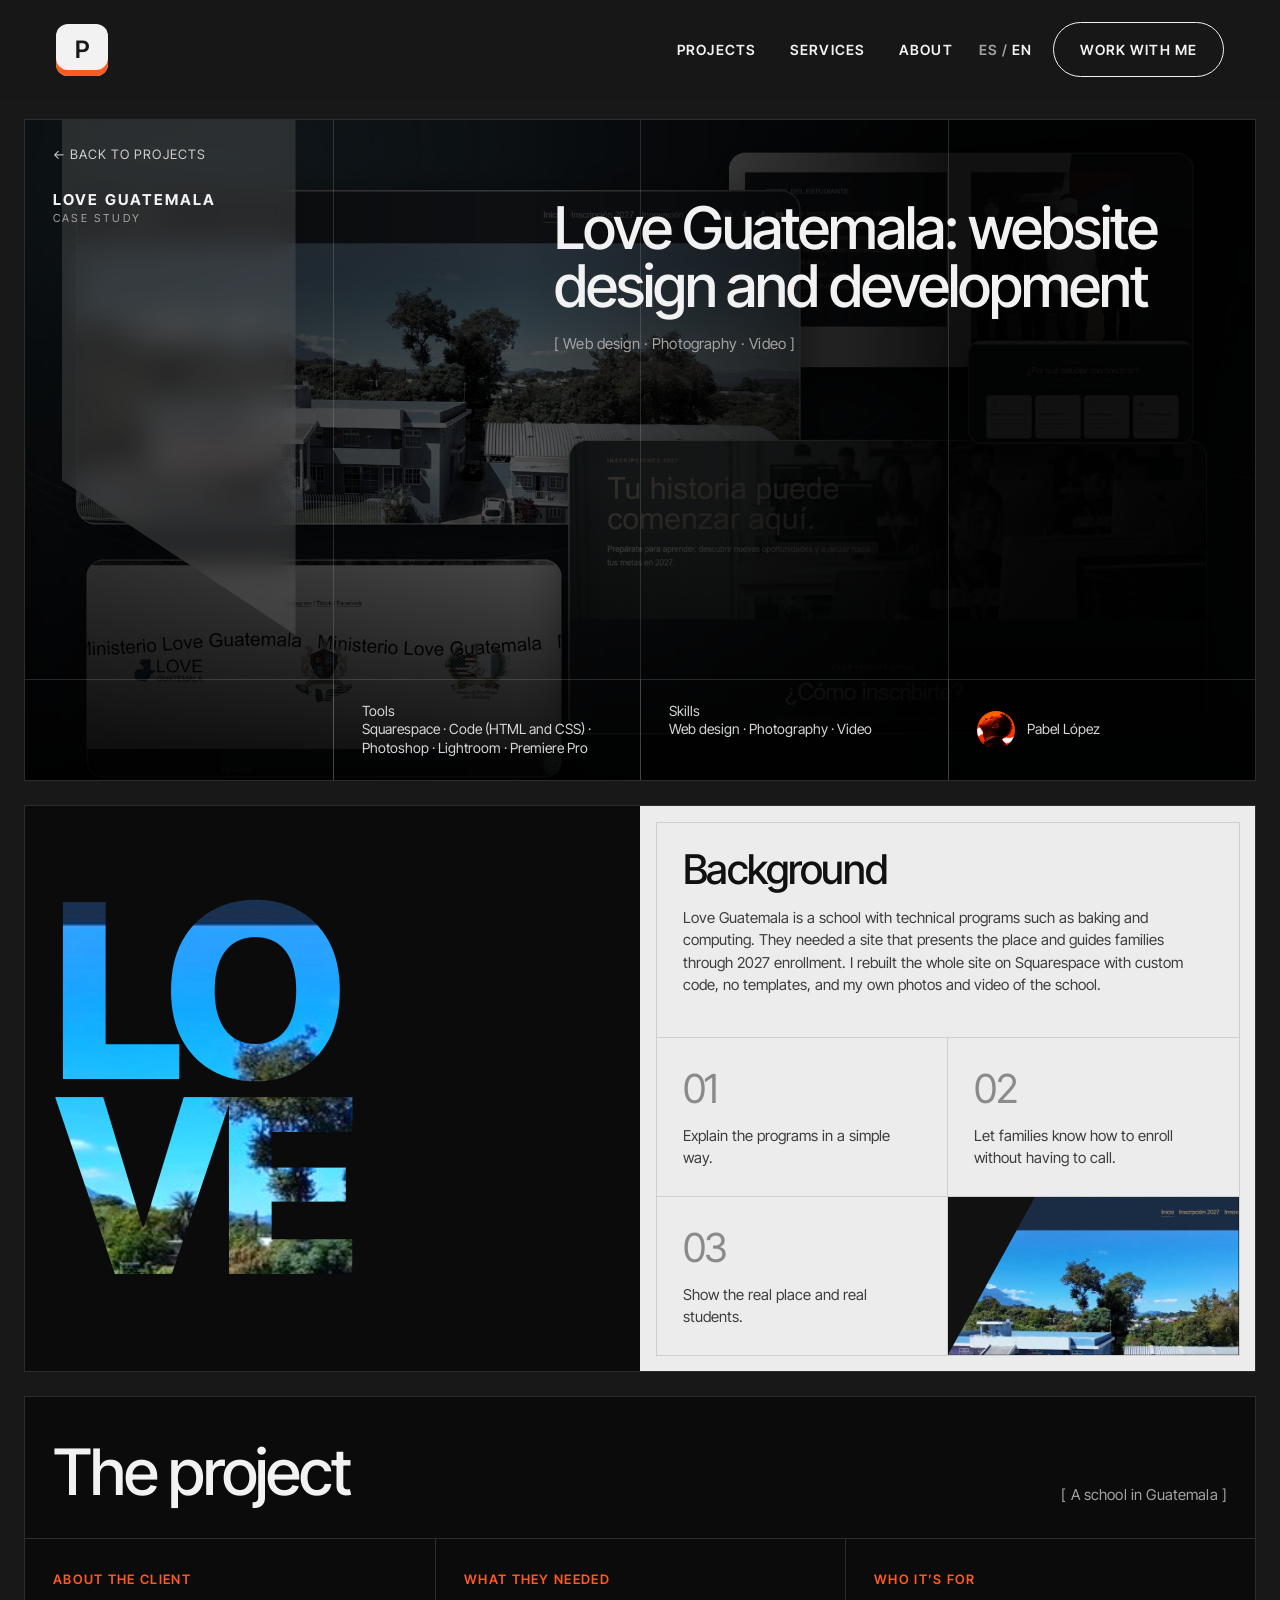
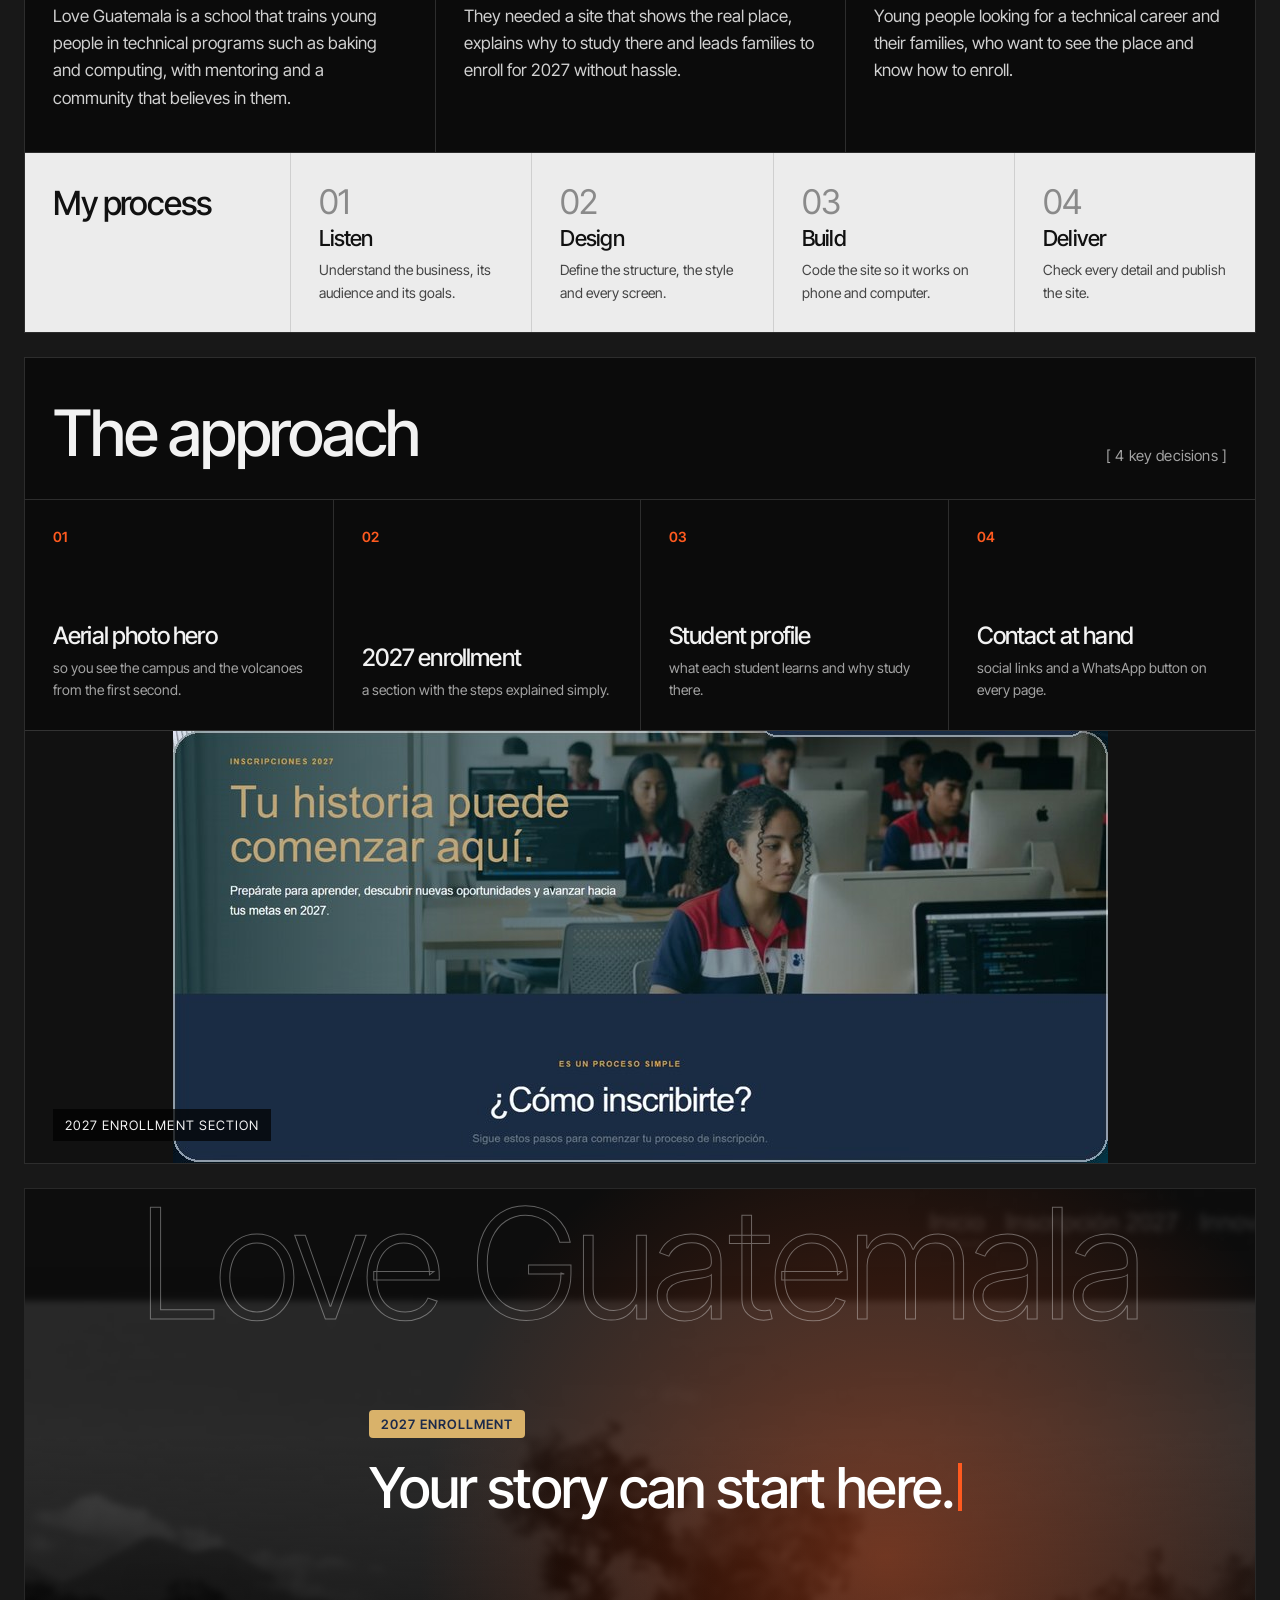
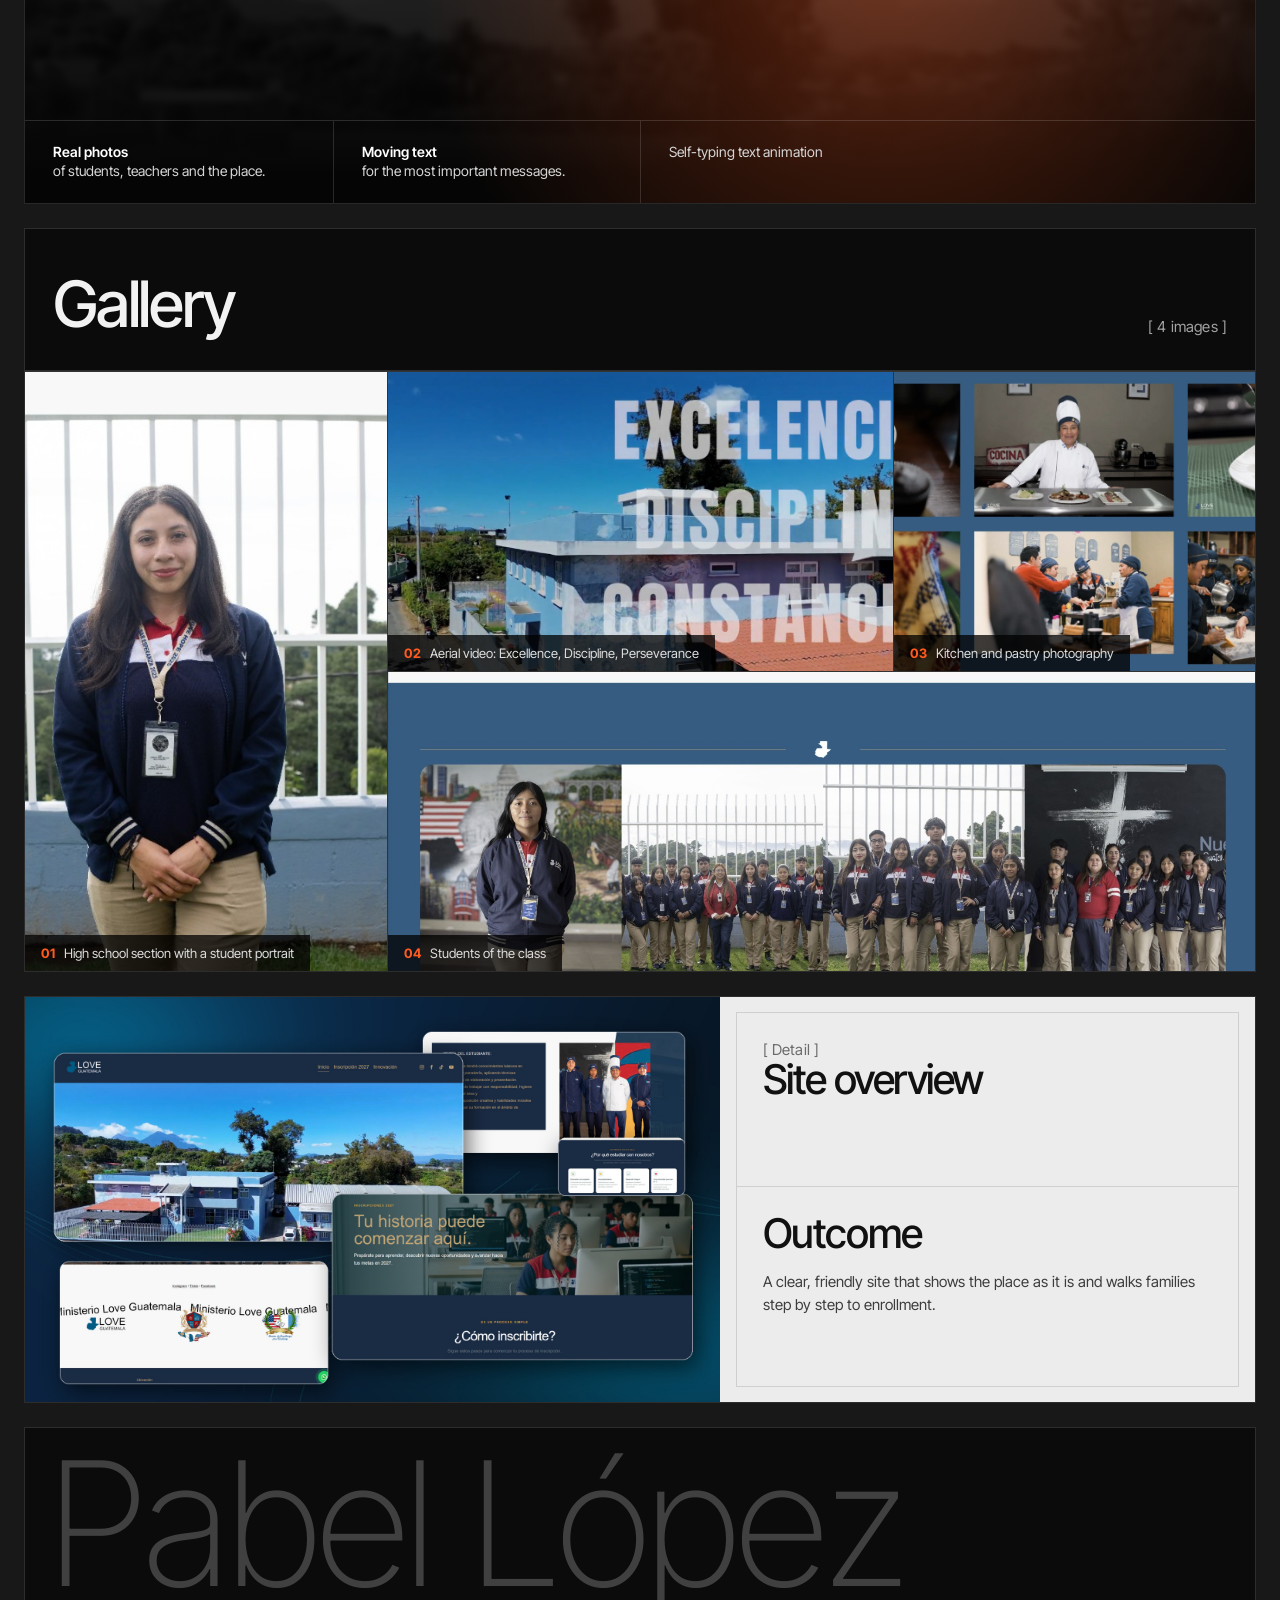
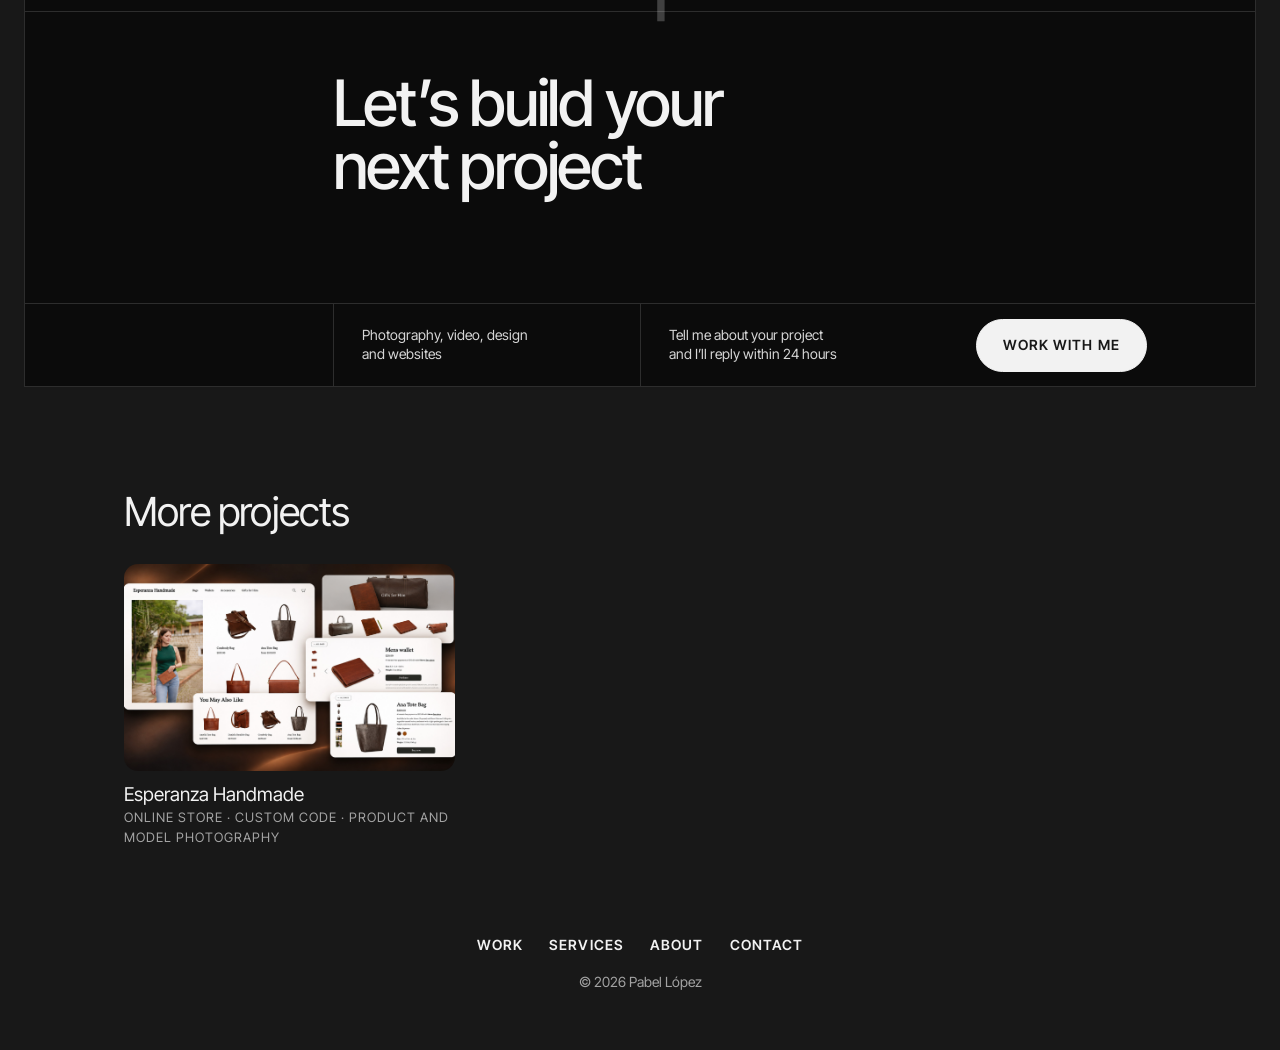
<file: love-guatemala/index.html>
<!DOCTYPE html>
<html lang="es">
<head>
  <meta charset="UTF-8">
  <meta name="viewport" content="width=device-width, initial-scale=1.0">
  <title>Caso de estudio | Pabel López</title>
  <link rel="preconnect" href="https://fonts.googleapis.com">
  <link href="https://fonts.googleapis.com/css2?family=Inter+Tight:wght@300;400;500;600&display=swap" rel="stylesheet">
  <link rel="stylesheet" href="/style.css?v=20261101c">
  <link rel="stylesheet" href="/caso.css?v=20261101c">
</head>
<body class="pagina-caso">

<!-- Barra de progreso de lectura -->
<div class="progreso" id="progreso"></div>
<header class="barra">
  <a class="logo" href="/" aria-label="Pabel López"><span>P</span></a>
  <nav class="menu">
    <a href="/#proyectos" data-en="Projects">Proyectos</a>
    <a href="/#servicios" data-en="Services">Servicios</a>
    <a href="/#sobre-mi" data-en="About">Sobre mí</a>
  </nav>
  <div class="header-der">
    <button class="idioma" id="idioma" type="button"><span class="es">ES</span> / <span class="en">EN</span></button>
    <a class="pildora" href="/#contacto" data-en="Work with me">Trabajemos</a>
  </div>
</header>

<main class="diapos" id="c-diapos"></main>

<section class="caso-final">
  <section class="mas-proyectos">
    <h2 data-en="More projects">Más proyectos</h2>
    <div class="mas-grid" id="c-mas"></div>
  </section>
</section>

<footer class="pie">
  <nav>
    <a href="/#proyectos" data-en="Work">Trabajos</a>
    <a href="/#servicios" data-en="Services">Servicios</a>
    <a href="/#sobre-mi" data-en="About">Sobre mí</a>
    <a href="/#contacto" data-en="Contact">Contacto</a>
  </nav>
  <span>© 2026 Pabel López</span>
</footer>

<script>window.CASO = 'love';</script>
<script src="/caso.js?v=20261101c"></script>
</body>
</html>
</file>
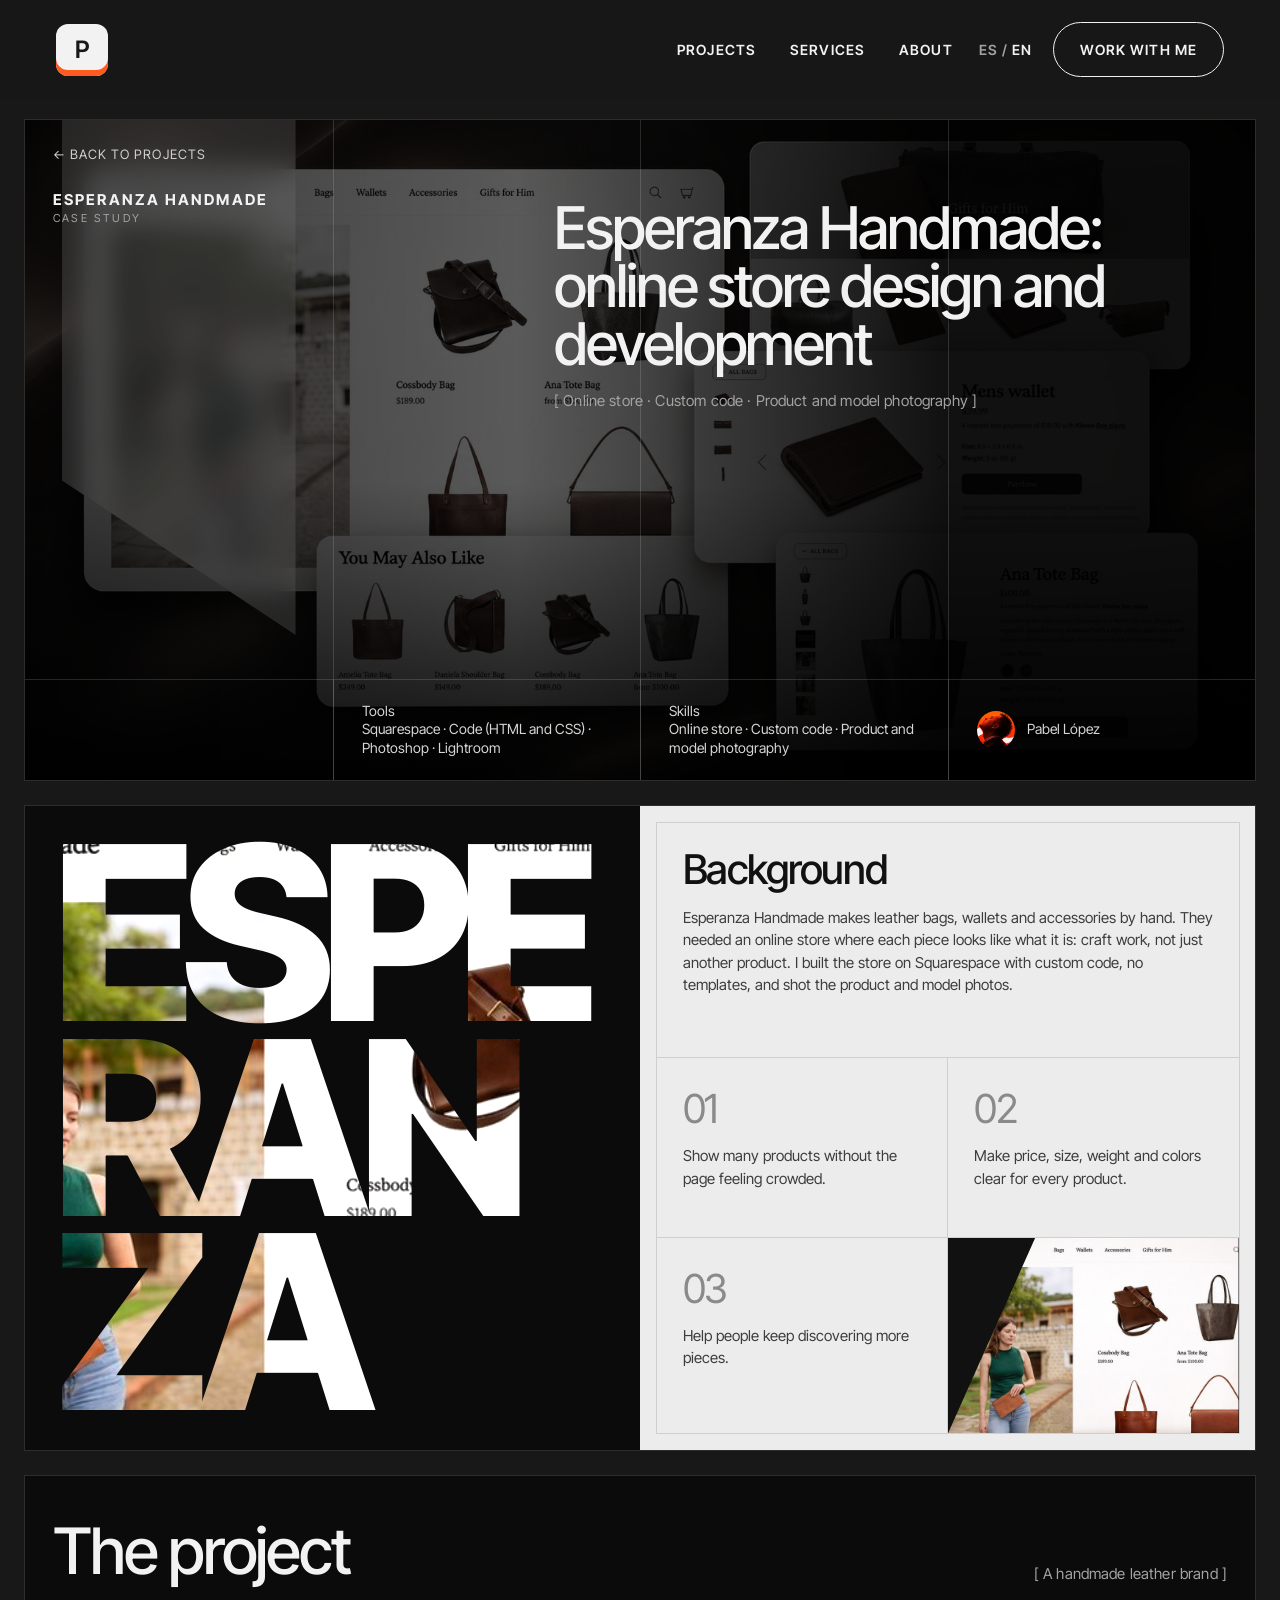
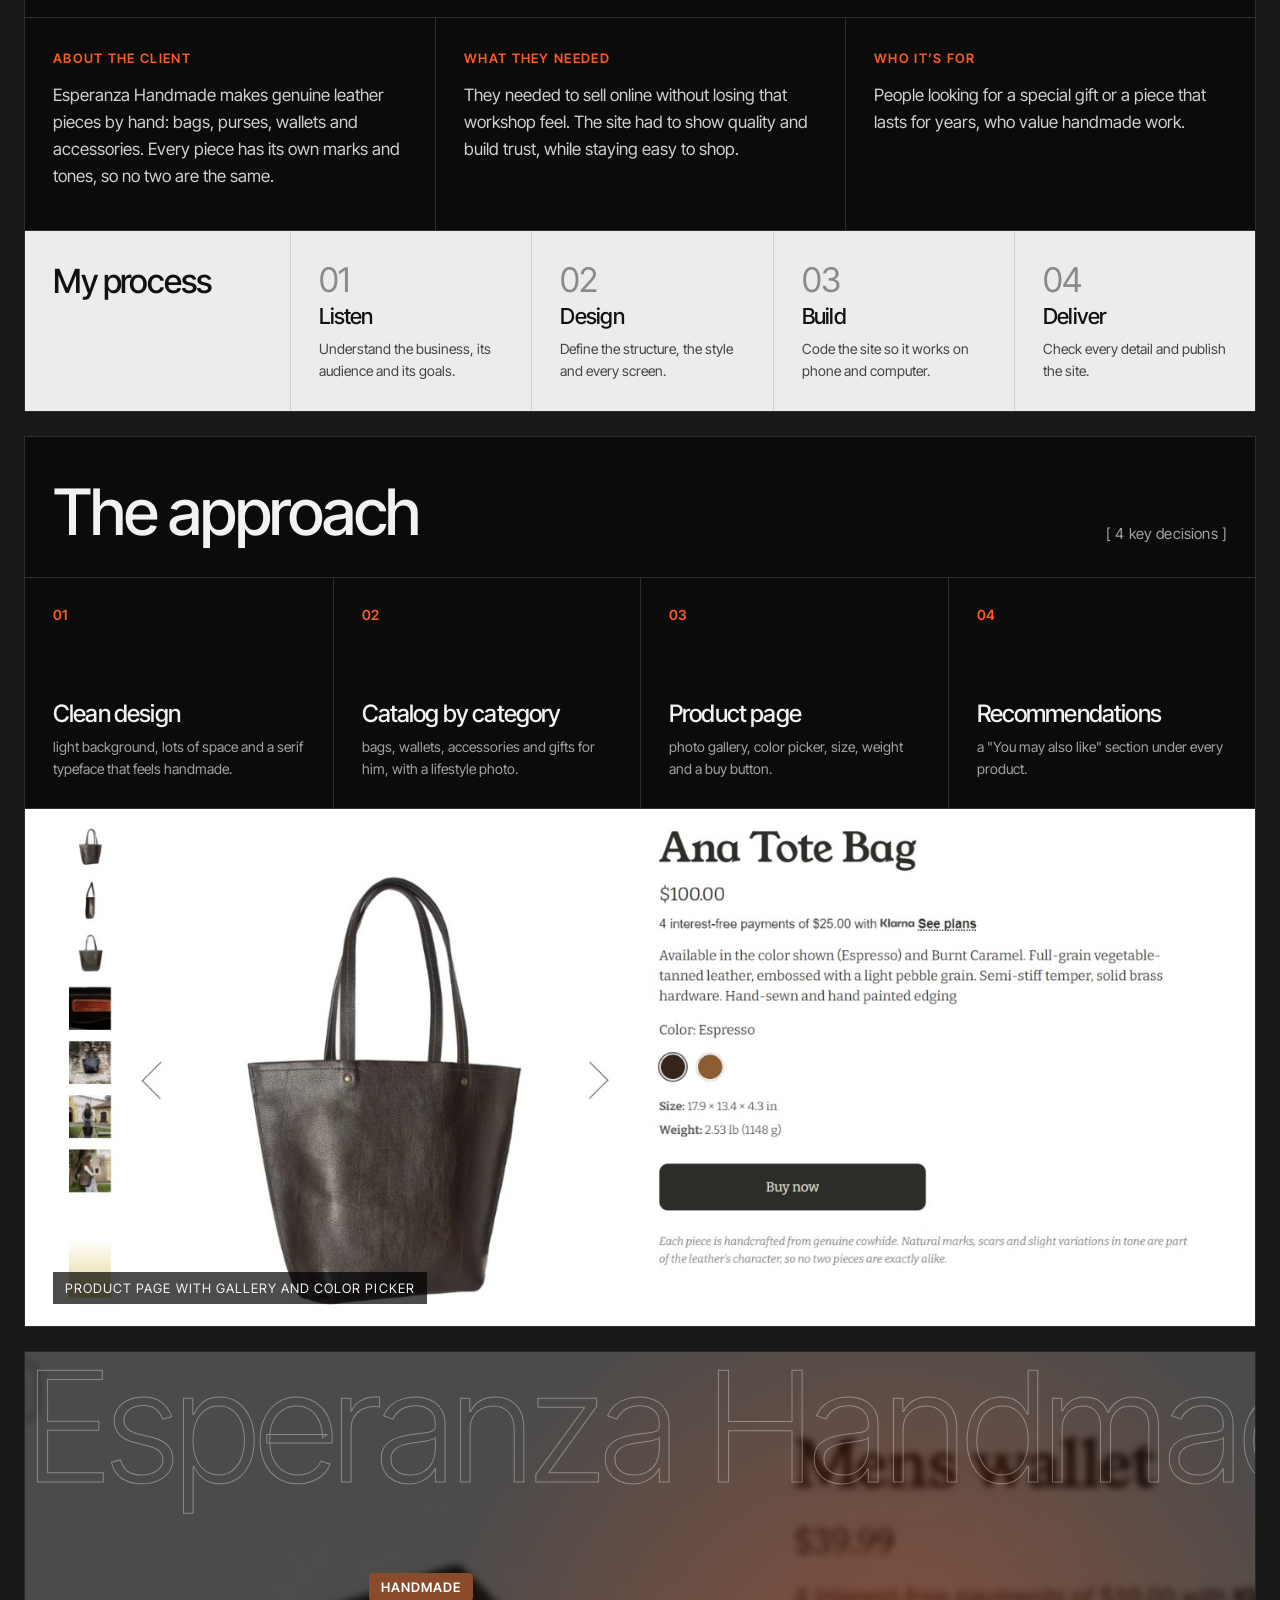
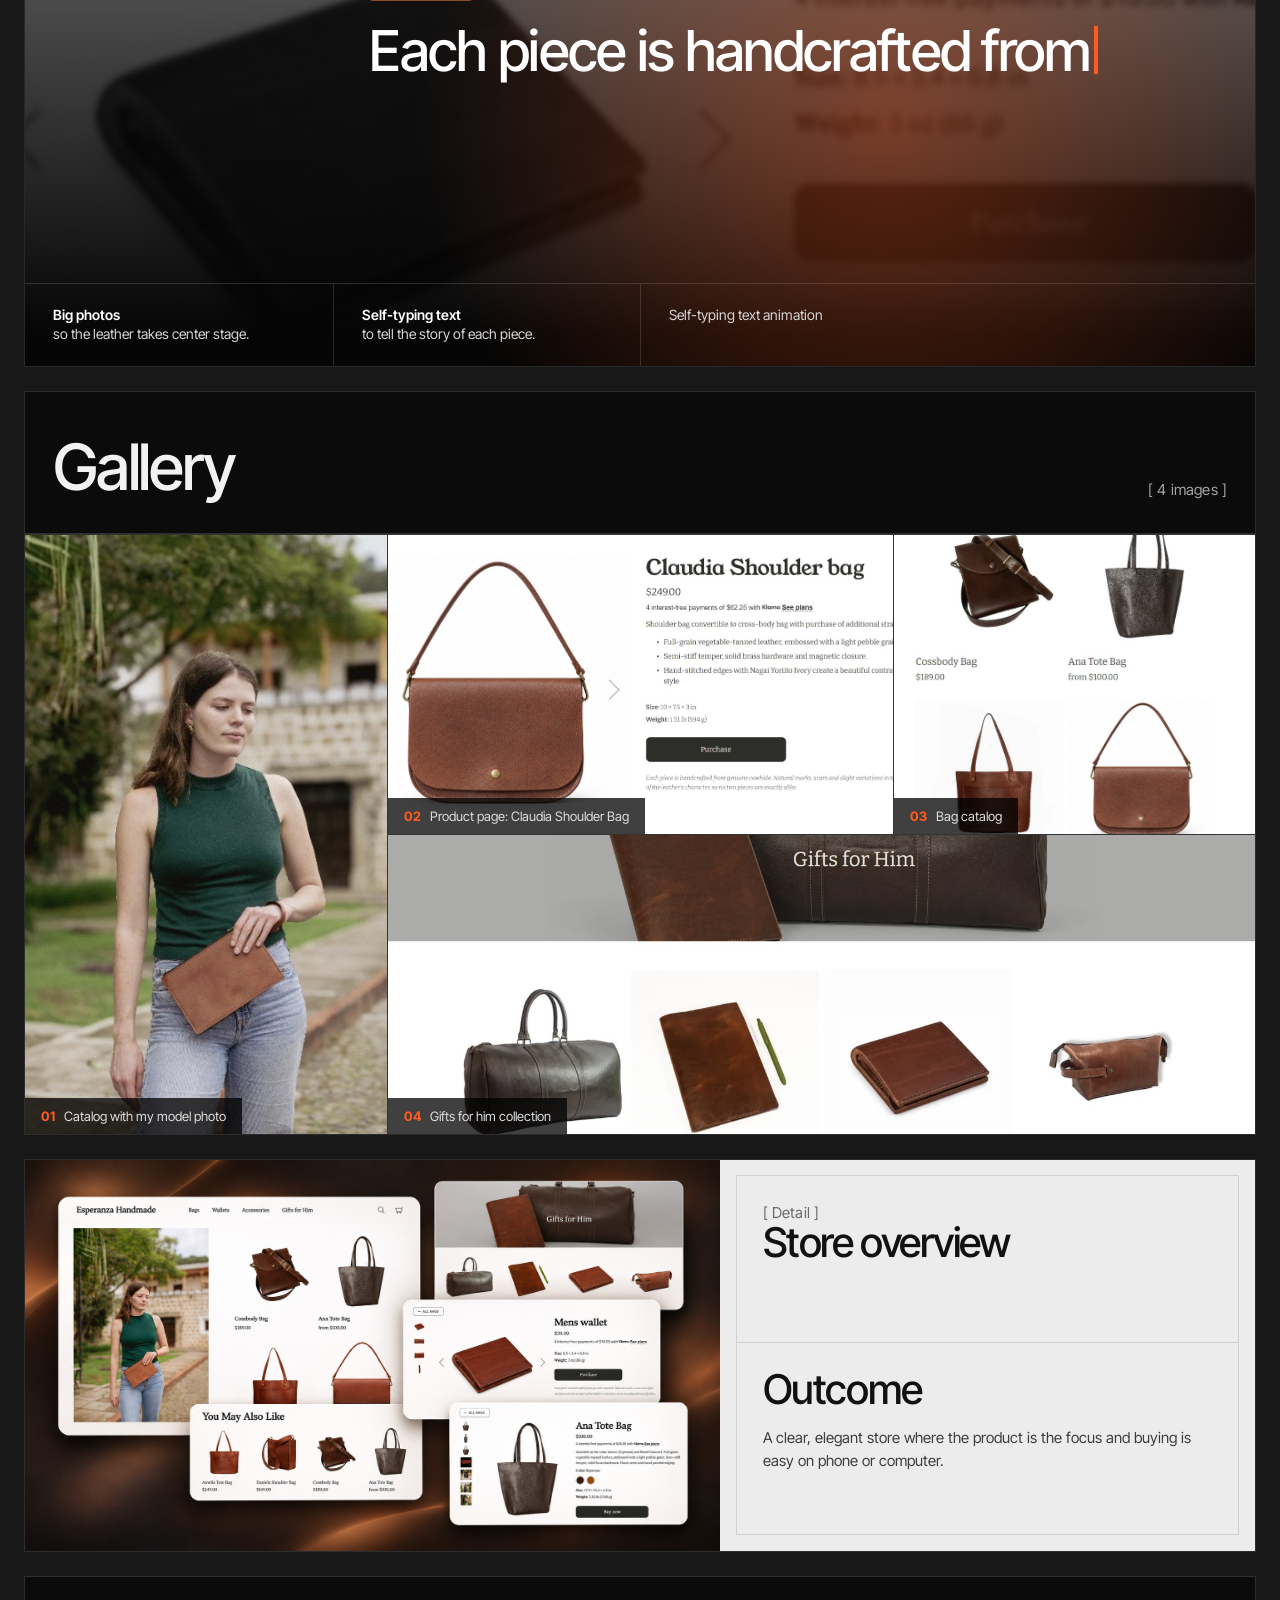
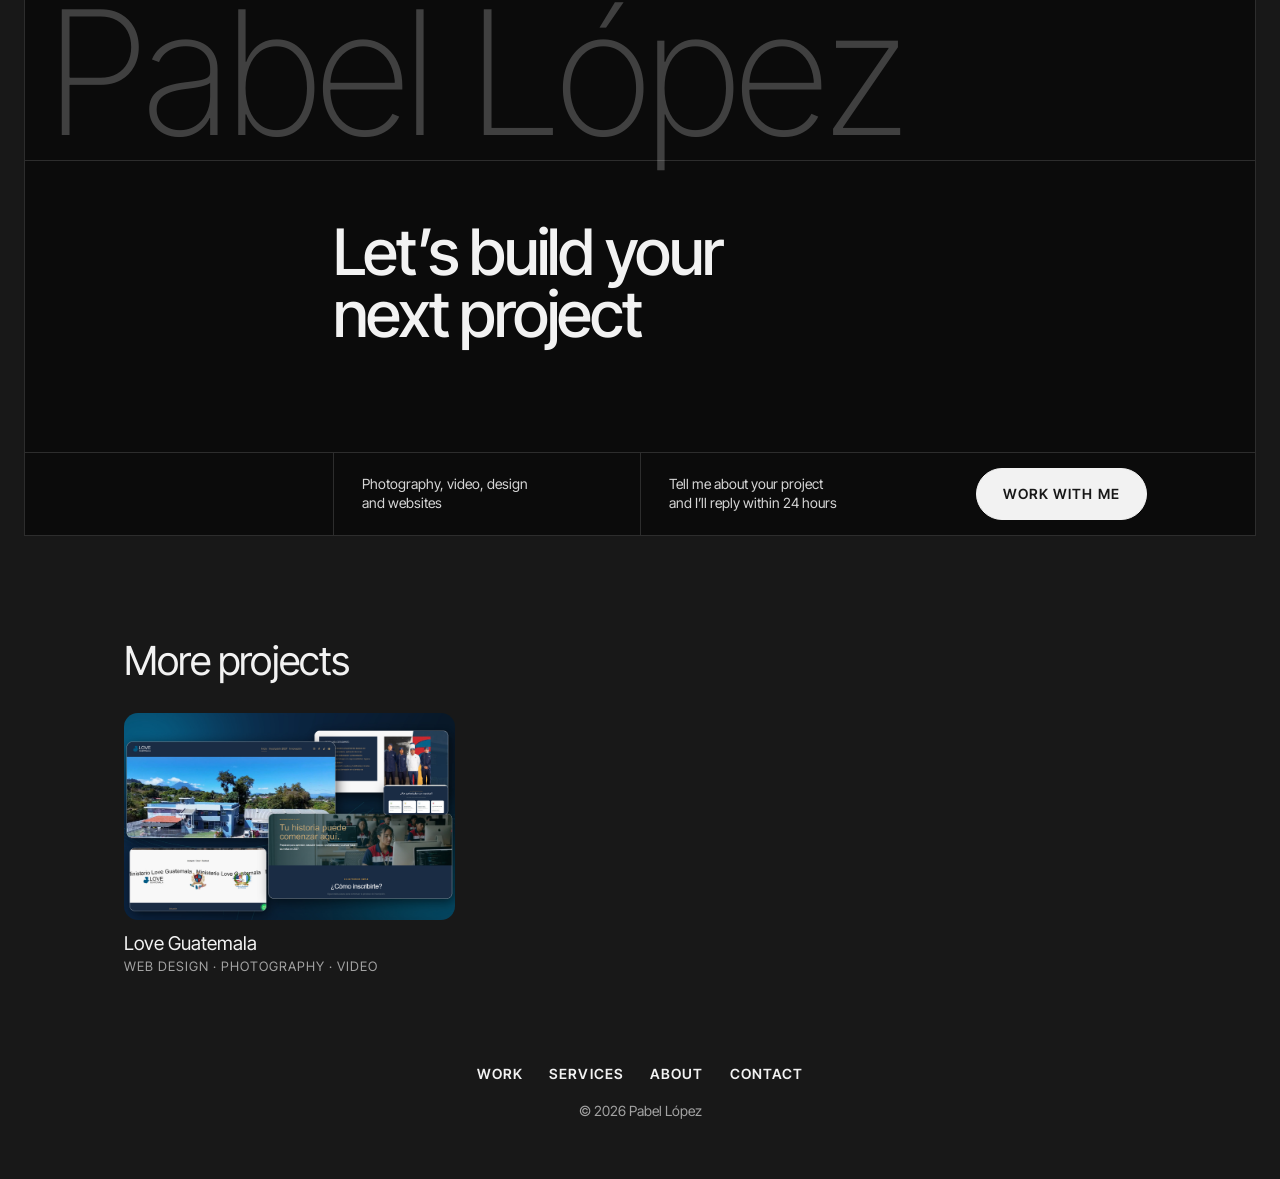
<file: caso.html>
<!DOCTYPE html>
<html lang="es">
<head>
  <meta charset="UTF-8">
  <meta name="viewport" content="width=device-width, initial-scale=1.0">
  <title>Caso de estudio | Pabel López</title>
  <link rel="preconnect" href="https://fonts.googleapis.com">
  <link href="https://fonts.googleapis.com/css2?family=Inter+Tight:wght@300;400;500;600&display=swap" rel="stylesheet">
  <link rel="stylesheet" href="/style.css?v=20261101c">
  <link rel="stylesheet" href="/caso.css?v=20261101c">
</head>
<body class="pagina-caso">

<!-- Barra de progreso de lectura -->
<div class="progreso" id="progreso"></div>
<header class="barra">
  <a class="logo" href="/" aria-label="Pabel López"><span>P</span></a>
  <nav class="menu">
    <a href="/#proyectos" data-en="Projects">Proyectos</a>
    <a href="/#servicios" data-en="Services">Servicios</a>
    <a href="/#sobre-mi" data-en="About">Sobre mí</a>
  </nav>
  <div class="header-der">
    <button class="idioma" id="idioma" type="button"><span class="es">ES</span> / <span class="en">EN</span></button>
    <a class="pildora" href="/#contacto" data-en="Work with me">Trabajemos</a>
  </div>
</header>

<main class="diapos" id="c-diapos"></main>

<section class="caso-final">
  <section class="mas-proyectos">
    <h2 data-en="More projects">Más proyectos</h2>
    <div class="mas-grid" id="c-mas"></div>
  </section>
</section>

<footer class="pie">
  <nav>
    <a href="/#proyectos" data-en="Work">Trabajos</a>
    <a href="/#servicios" data-en="Services">Servicios</a>
    <a href="/#sobre-mi" data-en="About">Sobre mí</a>
    <a href="/#contacto" data-en="Contact">Contacto</a>
  </nav>
  <span>© 2026 Pabel López</span>
</footer>

<script src="/caso.js?v=20261101c"></script>
</body>
</html>
</file>
<file: style.css>
/* ===== Colores y letra ===== */
:root {
  --fondo: #181818;
  --texto: #f2f2f2;
  --texto-suave: #a3a3a3;
  --linea: rgba(255, 255, 255, 0.14);
  --naranja: #ff5a1f;
  --panel: #202020;
  --radio: 14px;
}

* { box-sizing: border-box; }
html { scroll-behavior: smooth; }
html, body { overflow-x: clip; }
body { margin: 0; font-family: 'Inter Tight', Arial, sans-serif; background: var(--fondo); color: var(--texto); }
h1, h2, h3 { margin: 0; font-weight: 300; letter-spacing: -0.02em; }
p { color: var(--texto-suave); line-height: 1.6; margin: 0; }
a { color: inherit; text-decoration: none; }
img { display: block; max-width: 100%; }

.progreso { position: fixed; top: 0; left: 0; height: 3px; width: 0; background: var(--naranja); z-index: 60; }

/* ===== Menú ===== */
.barra {
  position: sticky; top: 0; z-index: 50;
  display: flex; align-items: center; justify-content: space-between; gap: 20px;
  padding: 22px 56px;
  background: rgba(24, 24, 24, 0.85);
  backdrop-filter: blur(10px);
}
.logo span {
  width: 52px; height: 52px; border-radius: 12px;
  background: var(--texto); color: var(--fondo);
  display: flex; align-items: center; justify-content: center;
  font-weight: 600; font-size: 24px;
  box-shadow: inset 0 -6px 0 var(--naranja);
}
.menu { display: flex; gap: 34px; margin-left: auto; }
.menu a, .pildora, .etiqueta, .idioma {
  font-size: 14px; font-weight: 600; letter-spacing: 0.08em; text-transform: uppercase;
}
.menu a { transition: color .3s; }
.menu a:hover { color: var(--naranja); }
.header-der { display: flex; align-items: center; gap: 14px; }
.idioma { background: none; border: 0; color: var(--texto-suave); cursor: pointer; font-family: inherit; }
.idioma .es { color: var(--texto); }
body.ingles .idioma .es { color: var(--texto-suave); }
body.ingles .idioma .en { color: var(--texto); }

/* Botón de borde redondo */
.pildora {
  display: inline-block; padding: 18px 26px; border-radius: 999px;
  border: 1px solid var(--texto); color: var(--texto);
  transition: background .3s, color .3s;
}
.pildora:hover { background: var(--texto); color: var(--fondo); }
.pildora-llena { background: var(--texto); color: var(--fondo); }
.pildora-llena:hover { background: var(--naranja); border-color: var(--naranja); color: #fff; }

/* ===== Contenido ===== */
.contenedor { max-width: 1080px; margin: 0 auto; padding: 0 24px; }
.etiqueta { color: var(--texto-suave); font-weight: 500; }
.linea { border: 0; border-top: 1px solid rgba(255,255,255,.7); margin: 110px 0; }

.portada { padding: 110px 0 60px; }
.portada h1 { font-size: clamp(42px, 6.4vw, 84px); line-height: 1.05; margin: 22px 0 44px; max-width: 980px; }
.titulo-rota > span { display: block; }
.rota { color: var(--naranja); font-weight: 400; }
.rota.sale { animation: rotaSale .35s ease-in forwards; }
.rota.entra { animation: rotaEntra .45s cubic-bezier(.2,.8,.2,1); }
@keyframes rotaSale { to { opacity: 0; transform: translateY(-0.35em); } }
@keyframes rotaEntra { from { opacity: 0; transform: translateY(0.35em); } to { opacity: 1; transform: none; } }
@media (prefers-reduced-motion: reduce) { .rota.sale, .rota.entra { animation: none; } }
.portada-botones { display: flex; gap: 14px; flex-wrap: wrap; }
.portada-foto { margin: 0 -80px; border-radius: var(--radio); overflow: hidden; aspect-ratio: 16 / 8; }
.portada-foto img { width: 100%; height: 100%; object-fit: cover; object-position: 60% 30%; animation: acercar 18s ease-in-out infinite alternate; }
@keyframes acercar { to { transform: scale(1.08); } }

.seccion-cabeza { display: flex; align-items: baseline; justify-content: space-between; gap: 20px; margin-bottom: 44px; }
.seccion-cabeza h2 { font-size: clamp(36px, 4.6vw, 56px); font-weight: 400; }

/* Proyectos */
.proyectos-grid { display: grid; grid-template-columns: repeat(2, 1fr); gap: 32px; }
.proyecto-foto { border-radius: var(--radio); overflow: hidden; aspect-ratio: 16 / 10; }
.proyecto-foto img { width: 100%; height: 100%; object-fit: cover; transition: transform .7s cubic-bezier(.2,.8,.2,1); }
.proyecto:hover img { transform: scale(1.05); }
.proyecto h3 { font-size: 22px; font-weight: 400; line-height: 1.3; margin: 18px 0 8px; }
.proyecto-tipo { font-size: 13px; letter-spacing: 0.08em; text-transform: uppercase; color: var(--texto-suave); }

/* Servicios: lista con líneas */
.servicios-lista { border-top: 1px solid var(--linea); }
.servicio {
  display: grid; grid-template-columns: 70px 1fr 1.2fr 40px; align-items: center; gap: 20px;
  padding: 34px 0; border-bottom: 1px solid var(--linea);
  transition: padding .4s;
}
.servicio-num { color: var(--texto-suave); font-size: 14px; letter-spacing: .08em; }
.servicio h3 { font-size: clamp(26px, 3vw, 38px); }
.servicio-flecha { font-size: 22px; text-align: right; transition: transform .3s, color .3s; }
.servicio:hover { padding-left: 14px; }
.servicio:hover .servicio-flecha { transform: rotate(45deg); color: var(--naranja); }

/* Herramientas: línea pequeña bajo los servicios */
.herramientas { margin-top: 36px; display: grid; gap: 14px; }
.herramientas-lista { list-style: none; margin: 0; padding: 0; display: flex; flex-wrap: wrap; gap: 8px; }
.herramientas-lista li { display: inline-flex; align-items: center; gap: 7px; font-size: 13px; color: var(--texto-suave); border: 1px solid var(--linea); border-radius: 999px; padding: 6px 12px; transition: color .2s, border-color .2s; }
.herramientas-lista svg { width: 15px; height: 15px; fill: currentColor; flex: none; }
.herramientas-lista li:hover { color: var(--texto); border-color: var(--texto-suave); }
.herramientas p { font-size: 15px; color: var(--texto-suave); max-width: 640px; margin: 0; }

/* Sobre mí */
.sobre { display: grid; grid-template-columns: 1fr 1.2fr; gap: 60px; align-items: center; }
.sobre-foto { border-radius: var(--radio); overflow: hidden; aspect-ratio: 4 / 5; }
.sobre-foto img { width: 100%; height: 100%; object-fit: cover; }
.sobre-texto h2 { font-size: clamp(36px, 4.6vw, 56px); margin: 18px 0 24px; }
.sobre-texto p { font-size: 18px; margin-bottom: 14px; }

/* Contacto */
.contacto { text-align: center; padding-bottom: 40px; }
.contacto h2 { font-size: clamp(48px, 8vw, 104px); }
.contacto p { margin: 20px auto 36px; font-size: 18px; }
.contacto-botones { display: flex; gap: 14px; justify-content: center; flex-wrap: wrap; }

.redes { display: flex; gap: 10px; justify-content: center; flex-wrap: wrap; margin-top: 28px; }
.redes a { display: inline-flex; align-items: center; gap: 8px; font-size: 14px; color: var(--texto-suave); border: 1px solid var(--linea); border-radius: 999px; padding: 8px 14px; transition: color .2s, border-color .2s; }
.redes a:hover { color: var(--texto); border-color: var(--texto-suave); }
.redes svg { width: 16px; height: 16px; fill: currentColor; }
.pie .redes { margin: 0 0 20px; }
.pie { text-align: center; padding: 90px 24px 60px; color: var(--texto-suave); font-size: 14px; }
.pie nav { display: flex; gap: 26px; justify-content: center; flex-wrap: wrap; margin-bottom: 20px; }
.pie nav a { color: var(--texto); font-weight: 600; letter-spacing: .08em; text-transform: uppercase; }

/* Aparecer al bajar */
.aparecer { opacity: 0; translate: 0 30px; transition: opacity .9s, translate .9s; }
.aparecer.visible { opacity: 1; translate: 0 0; }

@media (max-width: 1240px) { .portada-foto { margin: 0; } }
@media (max-width: 760px) {
  .barra { padding: 14px 16px; }
  .menu { display: none; }
  .logo span { width: 42px; height: 42px; font-size: 20px; }
  .pildora { padding: 14px 20px; font-size: 13px; }
  .contenedor { padding: 0 16px; }
  .portada { padding: 60px 0 40px; }
  .portada-foto { aspect-ratio: 1 / 1; }
  .portada-foto img { object-position: 52% 30%; }
  .linea { margin: 70px 0; }
  .proyectos-grid, .sobre { grid-template-columns: 1fr; gap: 36px; }
  .servicio { grid-template-columns: 44px 1fr 30px; }
  .servicio p { grid-column: 2 / 4; }
}
@media (prefers-reduced-motion: reduce) { .aparecer { opacity: 1; translate: none; } .portada-foto img { animation: none; } }

/* ===== Formulario de contacto ===== */
.formulario { max-width: 640px; margin: 0 auto; display: grid; gap: 18px; text-align: left; }
.campos { display: grid; grid-template-columns: 1fr 1fr; gap: 18px; }
.formulario label { display: grid; gap: 8px; font-size: 13px; font-weight: 600; letter-spacing: .08em; text-transform: uppercase; color: var(--texto-suave); }
.formulario input, .formulario textarea {
  width: 100%; font: inherit; font-size: 17px; letter-spacing: 0; text-transform: none; color: var(--texto);
  background: transparent; border: 0; border-bottom: 1px solid rgba(255,255,255,.4); padding: 10px 0; border-radius: 0;
}
.formulario textarea { resize: vertical; border: 1px solid rgba(255,255,255,.4); border-radius: 10px; padding: 12px 14px; }
.formulario input:focus, .formulario textarea:focus { outline: none; border-color: var(--naranja); }
.formulario button { justify-self: center; cursor: pointer; font-family: inherit; margin-top: 8px; }
.form-estado { text-align: center; min-height: 1.5em; font-size: 15px; margin: 0; }
@media (max-width: 760px) { .campos { grid-template-columns: 1fr; } }
</file>
<file: caso.css>
/* ===== Página de proyecto estilo diapositivas ===== */
.pagina-caso { --raya: rgba(255, 255, 255, 0.14); --clara: #ececec; --negro: #0b0b0b; }

.diapos { max-width: 1320px; margin: 0 auto; padding: 20px 24px 0; display: grid; gap: 24px; }
.diapo { position: relative; overflow: hidden; background: var(--negro); border: 1px solid var(--raya); }
.diapo h1, .diapo h2, .diapo h3 { font-weight: 500; letter-spacing: -0.035em; line-height: 0.98; }
.d-corchete { font-size: 15px; color: var(--texto-suave); letter-spacing: 0.01em; }
.d-oscuro { color: #6b6b6b; }

/* Pies de diapositiva en columnas */
.d-pies { position: absolute; left: 0; right: 0; bottom: 0; z-index: 4; display: grid; grid-template-columns: repeat(4, 1fr); border-top: 1px solid var(--raya); }
.d-pies > * { padding: 22px 28px; font-size: 14px; line-height: 1.35; color: #d6d6d6; border-left: 1px solid var(--raya); }
.d-pies > *:first-child { border-left: 0; }
.d-pies b { color: #fff; font-weight: 600; }

/* 1. Portada */
.d-portada { aspect-ratio: 16 / 8.6; }
.d-fondo { position: absolute; inset: 0; width: 100%; height: 100%; object-fit: cover; filter: grayscale(0.75) contrast(1.05); }
.d-velo { position: absolute; inset: 0; background: linear-gradient(90deg, rgba(0,0,0,.65), rgba(0,0,0,.25) 45%, rgba(0,0,0,.75)), linear-gradient(0deg, rgba(0,0,0,.85), transparent 45%); }
.d-columnas { position: absolute; inset: 0; z-index: 2; display: grid; grid-template-columns: repeat(4, 1fr); pointer-events: none; }
.d-columnas span { border-left: 1px solid var(--raya); }
.d-columnas span:first-child { border-left: 0; }
.d-vidrio { position: absolute; z-index: 2; left: 3%; top: 0; width: 19%; height: 78%; background: rgba(120,120,120,.28); backdrop-filter: blur(14px); clip-path: polygon(0 0, 100% 0, 100% 100%, 0 70%); }
.d-volver { position: absolute; z-index: 5; left: 28px; top: 26px; font-size: 13px; letter-spacing: .08em; text-transform: uppercase; color: #cfcfcf; }
.d-volver:hover { color: var(--naranja); }
.d-marca { position: absolute; z-index: 5; left: 28px; top: 70px; display: grid; gap: 2px; }
.d-marca b { font-size: 15px; letter-spacing: .14em; text-transform: uppercase; }
.d-marca small { font-size: 11px; letter-spacing: .2em; text-transform: uppercase; color: var(--texto-suave); }
.d-titulo { position: absolute; z-index: 5; right: 5%; top: 12%; width: 52%; }
.d-titulo h1 { font-size: clamp(34px, 4.6vw, 66px); margin-bottom: 18px; }
.d-portada .d-pies { grid-template-columns: repeat(4, 1fr); }
.d-portada .d-pies > *:first-child { grid-column: 2; border-left: 1px solid var(--raya); }
.d-autor { display: flex; align-items: center; gap: 12px; }
.d-autor img { width: 38px; height: 38px; border-radius: 50%; object-fit: cover; }

/* 2. Dividida: palabra gigante + panel claro */
.d-dividida { display: grid; grid-template-columns: 1fr 1fr; }
.d-gigante {
  display: flex; flex-direction: column; justify-content: center; padding: 30px 28px;
  background-size: cover; background-position: center;
  -webkit-background-clip: text; background-clip: text; color: transparent;
  font-weight: 800; font-size: clamp(110px, 19vw, 300px); line-height: 0.8; letter-spacing: -0.06em;
}
.d-clara { background: var(--clara); color: #111; display: grid; grid-template-columns: 1fr 1fr; padding: 16px; gap: 0; }
.d-clara .d-celda { padding: 26px; border: 1px solid #cfcfcf; margin: -0.5px; }
.d-clara .d-celda-ancha { grid-column: 1 / -1; padding-bottom: 40px; }
.d-clara h2 { font-size: clamp(30px, 3.2vw, 46px); color: #111; margin-bottom: 18px; }
.d-clara p { color: #3d3d3d; font-size: 15px; line-height: 1.5; }
.d-clara b { display: block; font-size: 40px; font-weight: 400; color: #8a8a8a; letter-spacing: -0.03em; margin-bottom: 12px; }
.d-celda-foto { padding: 0 !important; overflow: hidden; background: #111; }
.d-celda-foto img { width: 100%; height: 100%; object-fit: cover; clip-path: polygon(30% 0, 100% 0, 100% 100%, 0 100%); }

/* 3. Oscura con rejilla */
.d-oscura { padding: 0; }
.d-cabeza { display: flex; justify-content: space-between; align-items: end; gap: 20px; padding: 44px 28px 34px; border-bottom: 1px solid var(--raya); }
.d-cabeza h2 { font-size: clamp(38px, 5vw, 72px); }
.d-rejilla { display: grid; grid-template-columns: repeat(4, 1fr); }
.d-rejilla .d-celda { padding: 28px; border-left: 1px solid var(--raya); min-height: 230px; display: flex; flex-direction: column; }
.d-rejilla .d-celda:first-child { border-left: 0; }
.d-rejilla b { font-size: 14px; color: var(--naranja); font-weight: 600; margin-bottom: auto; }
.d-rejilla h3 { font-size: 24px; margin: 30px 0 10px; }
.d-rejilla p { font-size: 14px; }
.d-figura { margin: 0; border-top: 1px solid var(--raya); position: relative; }
.d-figura { background: #111; }
.d-figura img { width: auto; max-width: 100%; display: block; margin: 0 auto; }
.d-figura figcaption { position: absolute; left: 28px; bottom: 22px; font-size: 13px; letter-spacing: .08em; text-transform: uppercase; background: rgba(0,0,0,.7); padding: 8px 12px; }

/* 4. Misión con movimiento */
.d-mision { aspect-ratio: 16 / 8; background: #050505; }
.d-mision .d-fondo { filter: grayscale(1) brightness(.35); transform: scale(1.1); animation: deriva 20s ease-in-out infinite alternate; }
@keyframes deriva { to { transform: scale(1.18) translateX(-2%); } }
.d-mision-velo { position: absolute; inset: 0; background: radial-gradient(circle at 70% 60%, rgba(255,90,31,.35), transparent 50%), linear-gradient(0deg, #050505 5%, transparent 60%); }
.d-fantasma { position: absolute; z-index: 3; left: 0; right: 0; top: -0.12em; text-align: center; font-size: clamp(70px, 12vw, 180px); font-weight: 300; letter-spacing: -0.04em; color: transparent; -webkit-text-stroke: 1px rgba(255,255,255,.35); white-space: nowrap; }
.d-mision-texto { position: absolute; z-index: 4; left: 28%; right: 8%; top: 36%; }
.d-mision .bloque-frase { color: #fff; font-size: clamp(30px, 4.4vw, 62px); }
.d-mision .bloque-etiqueta { display: inline-block; }

/* 5. Detalle */
.d-detalle { display: grid; grid-template-columns: 1.3fr 1fr; }
.d-detalle figure { margin: 0; background: #111; display: flex; align-items: center; }
.d-detalle figure img { width: 100%; height: 100%; object-fit: contain; }
.d-una { grid-template-columns: 1fr; }

/* 6. Cierre */
.d-cierre { min-height: 560px; }
.d-gigante-fino { font-size: clamp(80px, 13.5vw, 190px); font-weight: 200; letter-spacing: -0.05em; line-height: 1; color: rgba(255,255,255,.22); padding: 10px 20px 0; white-space: nowrap; border-bottom: 1px solid var(--raya); }
.d-cierre h2 { font-size: clamp(36px, 5vw, 68px); position: relative; z-index: 2; margin: 60px 0 0 25%; }
.d-cierre .d-pies { grid-template-columns: repeat(4, 1fr); align-items: center; }
.d-cierre .d-pies > *:first-child { grid-column: 2; border-left: 1px solid var(--raya); }
.d-cierre .pildora { justify-self: start; margin-left: 28px; border-left: 1px solid var(--texto); }

/* Más proyectos */
.caso-final { max-width: 1080px; margin: 0 auto; padding: 100px 24px 0; }
.mas-proyectos h2 { font-size: 40px; font-weight: 400; margin-bottom: 28px; }
.mas-grid { display: grid; grid-template-columns: repeat(auto-fill, minmax(260px, 1fr)); gap: 20px; }
.mas-grid .mas-foto { border-radius: 14px; overflow: hidden; aspect-ratio: 16 / 10; }
.mas-grid img { width: 100%; height: 100%; object-fit: cover; transition: transform .6s; }
.mas-grid a:hover img { transform: scale(1.05); }
.mas-grid span { display: block; font-size: 19px; margin-top: 12px; }
.mas-grid small { color: var(--texto-suave); font-size: 13px; text-transform: uppercase; letter-spacing: 1px; }

/* Cursor de la frase */
.bloque-etiqueta { font-size: 13px; padding: 6px 12px; border-radius: 4px; font-weight: 600; letter-spacing: 1px; text-transform: uppercase; margin-bottom: 20px; }
.bloque-frase { font-weight: 500; letter-spacing: -0.03em; line-height: 1.05; min-height: 2.2em; }
.cursor { display: inline-block; width: 0.07em; height: 0.85em; margin-left: 4px; vertical-align: -0.06em; background: var(--naranja); animation: parpadeo .8s steps(1) infinite; }
@keyframes parpadeo { 50% { opacity: 0; } }

@media (max-width: 900px) {
  .diapos { padding: 12px 12px 0; gap: 14px; }
  .d-pies { position: relative; grid-template-columns: 1fr 1fr !important; }
  .d-pies > * { padding: 16px; font-size: 13px; border-top: 1px solid var(--raya); }
  .d-portada .d-pies > *:first-child, .d-cierre .d-pies > *:first-child { grid-column: auto; border-left: 0; }
  .d-portada, .d-mision { aspect-ratio: auto; display: flex; flex-direction: column; justify-content: flex-end; min-height: 640px; }
  .d-columnas { grid-template-columns: repeat(2, 1fr); }
  .d-columnas span:nth-child(n+3) { display: none; }
  .d-vidrio { width: 40%; height: 50%; }
  .d-titulo { position: relative; right: auto; top: auto; width: auto; padding: 150px 16px 30px; }
  .d-dividida, .d-detalle { grid-template-columns: 1fr; }
  .d-gigante { font-size: 34vw; padding: 24px 16px; }
  .d-clara { padding: 10px; }
  .d-clara .d-celda { padding: 18px; }
  .d-cabeza { flex-direction: column; align-items: start; padding: 30px 16px 24px; }
  .d-rejilla { grid-template-columns: 1fr 1fr; }
  .d-rejilla .d-celda { min-height: 0; padding: 20px 16px; border-top: 1px solid var(--raya); }
  .d-rejilla .d-celda:nth-child(odd) { border-left: 0; }
  .d-mision-texto { position: relative; left: auto; right: auto; top: auto; padding: 160px 16px 40px; }
  .d-cierre { min-height: 0; }
  .d-cierre h2 { margin: 40px 16px 40px; }
  .d-cierre .pildora { margin: 16px; }
  .caso-final { padding: 60px 16px 0; }
}
.d-cierre .d-pies > .pildora { color: var(--fondo); padding: 16px 26px; border: 1px solid var(--texto); }
.d-cierre .d-pies > .pildora:hover { color: #fff; }
.d-gigante { filter: saturate(1.2) brightness(1.1); }
.d-portada .d-fondo { filter: grayscale(0.7) brightness(0.55); }
.d-velo { background: linear-gradient(90deg, rgba(0,0,0,.6), rgba(0,0,0,.35) 40%, rgba(0,0,0,.88) 75%), linear-gradient(0deg, rgba(0,0,0,.85), transparent 45%); }
.d-mision .d-fondo { filter: grayscale(1) brightness(.3) blur(3px); }

/* ===== El proyecto (más contexto) ===== */
.d-tres { display: grid; grid-template-columns: repeat(3, 1fr); border-bottom: 1px solid var(--raya); }
.d-tres .d-celda { padding: 32px 28px 40px; border-left: 1px solid var(--raya); }
.d-tres .d-celda:first-child { border-left: 0; }
.d-tres b { display: block; font-size: 13px; letter-spacing: .1em; text-transform: uppercase; color: var(--naranja); margin-bottom: 16px; font-weight: 600; }
.d-tres p { font-size: 17px; line-height: 1.6; color: #d0d0d0; }
.d-proceso { display: grid; grid-template-columns: 1.1fr repeat(4, 1fr); background: var(--clara); color: #111; }
.d-proceso .d-celda { padding: 28px; border-left: 1px solid #cfcfcf; }
.d-proceso .d-celda:first-child { border-left: 0; }
.d-proceso h3 { font-size: 22px; color: #111; margin: 6px 0 10px; }
.d-proceso-titulo h3 { font-size: clamp(28px, 2.6vw, 38px); }
.d-proceso b { font-size: 34px; font-weight: 400; color: #8a8a8a; letter-spacing: -0.03em; }
.d-proceso p { font-size: 14px; color: #444; }

/* ===== Galería en mosaico ===== */
.d-mosaico { display: grid; grid-template-columns: 1fr 1.4fr 1fr; grid-template-rows: 300px 300px; }
.d-mosaico figure { position: relative; margin: 0; overflow: hidden; border-left: 1px solid var(--raya); border-top: 1px solid var(--raya); background: #111; }
.d-mosaico .m1 { grid-row: 1 / 3; border-left: 0; }
.d-mosaico .m4 { grid-column: 2 / 4; }
.d-mosaico img { width: 100%; height: 100%; object-fit: cover; transition: transform .8s cubic-bezier(.2,.8,.2,1); }
.d-mosaico figure:hover img { transform: scale(1.06); }
.d-mosaico figcaption { position: absolute; left: 0; bottom: 0; padding: 10px 16px; background: rgba(0,0,0,.75); font-size: 13px; color: #ddd; }
.d-mosaico figcaption b { color: var(--naranja); margin-right: 6px; }

@media (max-width: 900px) {
  .d-tres, .d-proceso { grid-template-columns: 1fr; }
  .d-tres .d-celda, .d-proceso .d-celda { border-left: 0; border-top: 1px solid var(--raya); padding: 22px 16px; }
  .d-proceso .d-celda { border-top-color: #cfcfcf; }
  .d-mosaico { grid-template-columns: 1fr 1fr; grid-template-rows: 340px 180px 200px; }
  .d-mosaico .m1 { grid-row: auto; grid-column: 1 / 3; }
  .d-mosaico .m4 { grid-column: 1 / 3; }
}
.d-mosaico .m1 img { object-position: 12% center; }
</file>
